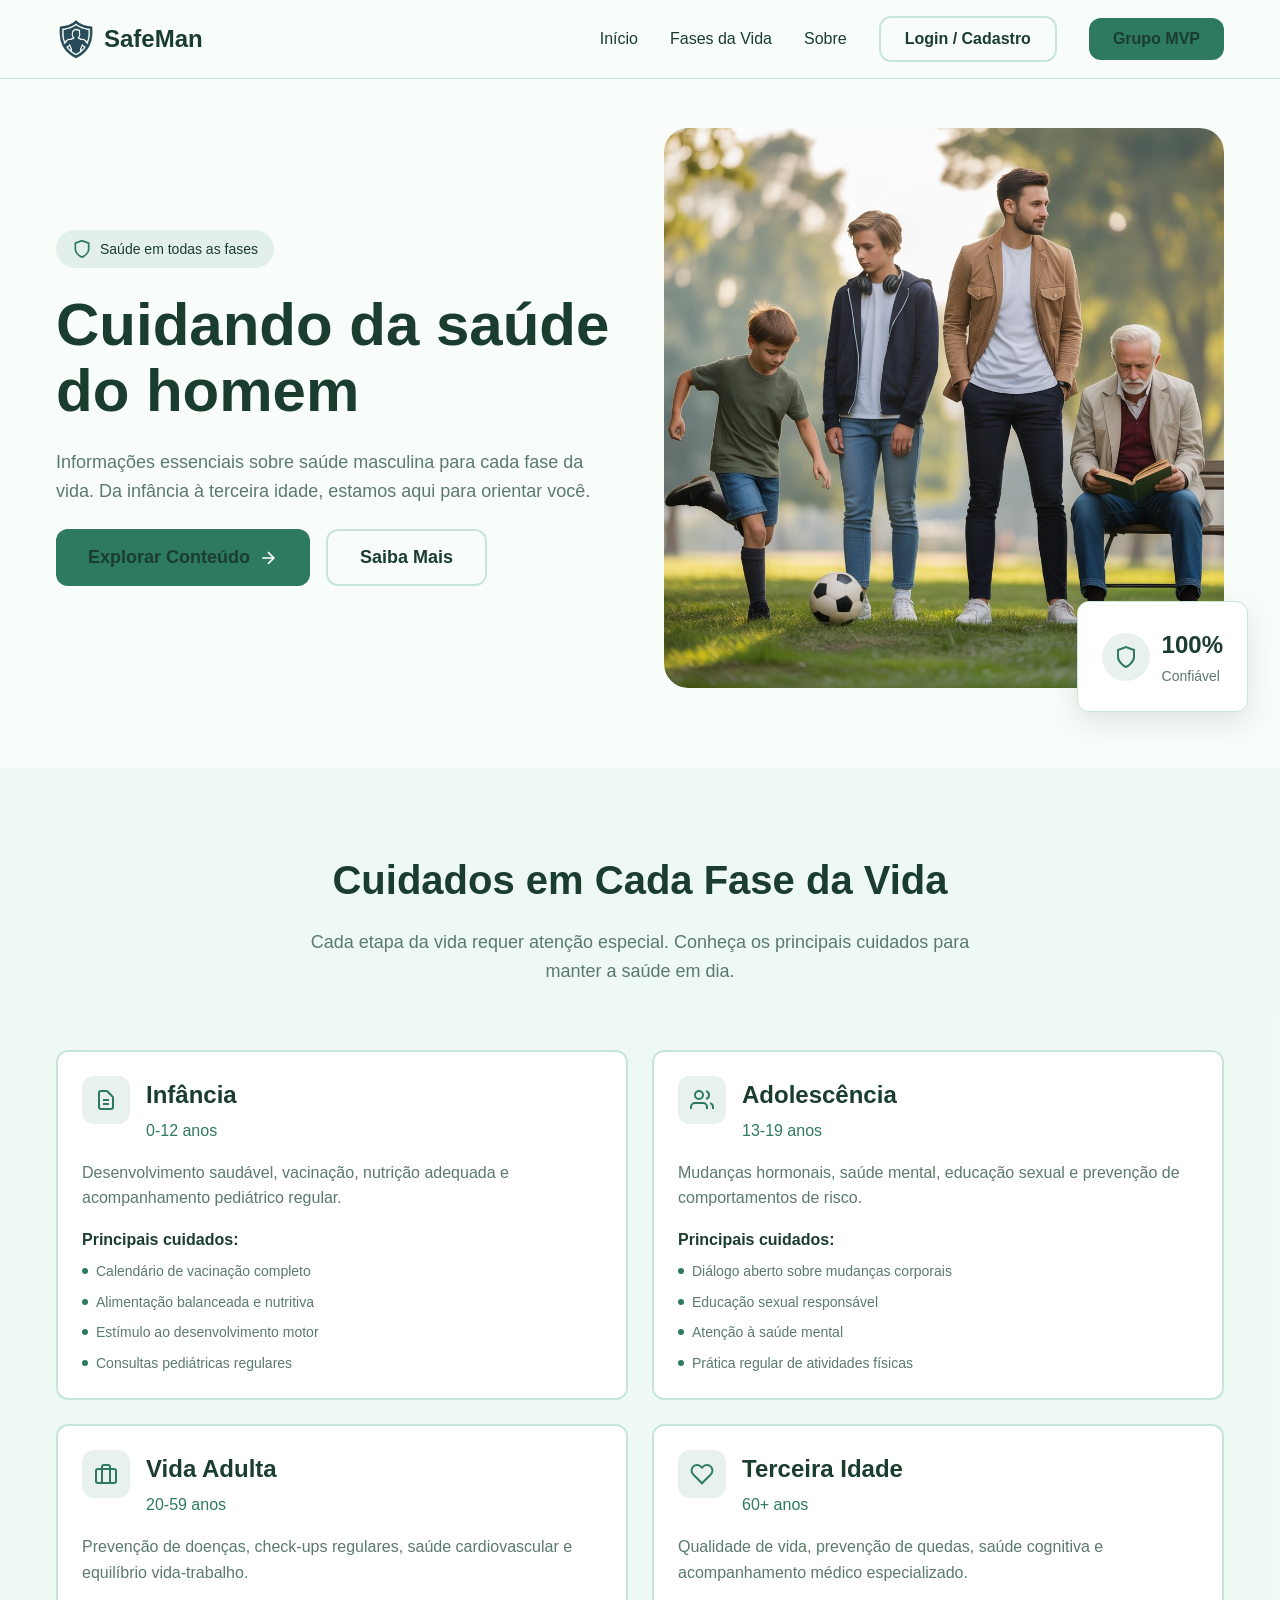
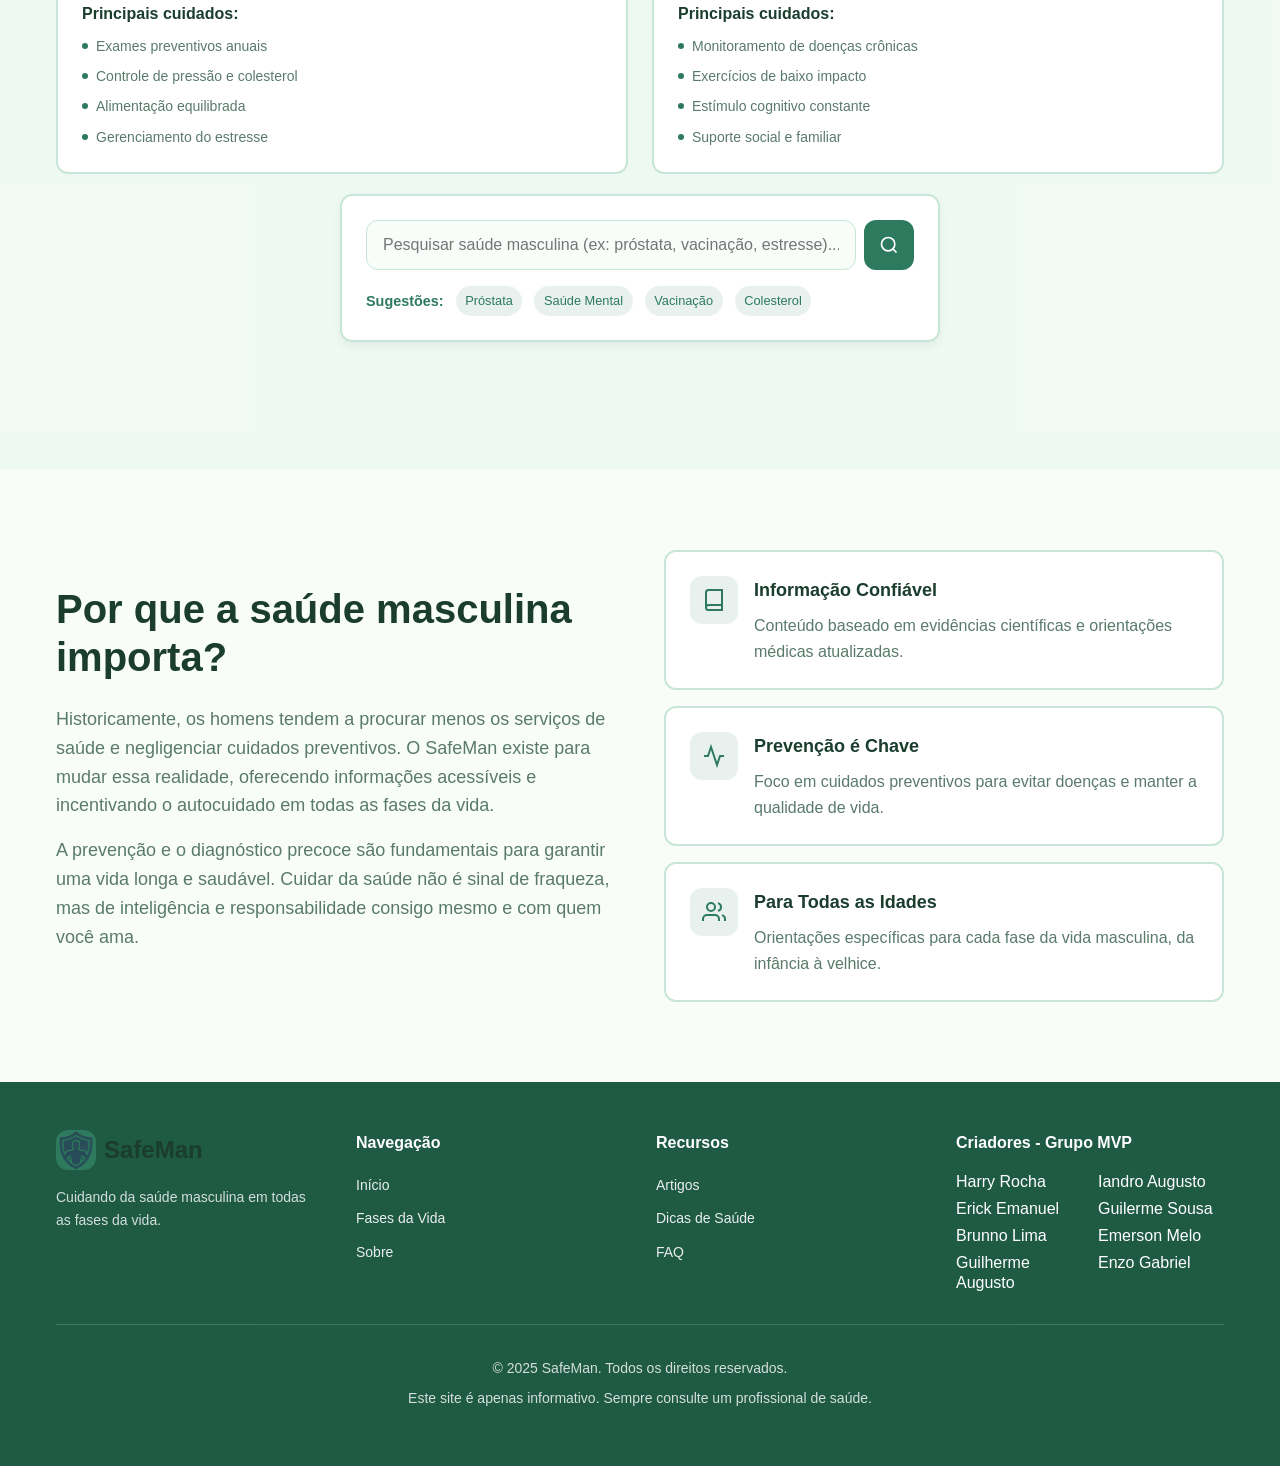
<file: index.html>
<!DOCTYPE html>
<html lang="pt-BR">
<head>
    <meta charset="UTF-8">
    <meta name="viewport" content="width=device-width, initial-scale=1.0">
    <title>SafeMan - Saúde Masculina em Todas as Fases</title>
    <link rel="stylesheet" href="styles.css">
</head>
<body>
    <header class="header" id="header">
        <div class="container">
            <div class="header-content">
                <div class="logo">
                    <img class="logo-icon" src="Assets/logo1.png"></img>
                    <span class="logo-text">SafeMan</span>
                </div>

                 <nav class="nav-desktop">
                    <a href="#inicio" class="nav-link">Início</a>
                    <a href="#fases" class="nav-link">Fases da Vida</a>
                    <a href="#sobre" class="nav-link">Sobre</a>
                    <button class="btn btn-primary"><a href="#footer" class="nav-link">Grupo MVP</a></button>
                </nav>

                 <button class="menu-toggle" id="menuToggle" aria-label="Toggle menu">
                    <span class="menu-icon"></span>
                </button>
            </div>

            <nav class="nav-mobile" id="navMobile">
                <a href="#inicio" class="nav-link">Início</a>
                <a href="#fases" class="nav-link">Fases da Vida</a>
                <a href="#sobre" class="nav-link">Sobre</a>
                <button class="btn btn-primary"><a href="#footer" class="nav-link">Grupo MVP</a></button>
            </nav>
        </div>
    </header>

    <main>
         <section id="inicio" class="hero">
            <div class="container">
                <div class="hero-grid">
                    <div class="hero-content">
                        <div class="badge">
                            <svg class="icon" viewBox="0 0 24 24" fill="none" stroke="currentColor" stroke-width="2">
                                <path d="M12 22s8-4 8-10V5l-8-3-8 3v7c0 6 8 10 8 10z"/>
                            </svg>
                            <span>Saúde em todas as fases</span>
                        </div>

                        <h1 class="hero-title">Cuidando da saúde do homem</h1>

                        <p class="hero-description">
                            Informações essenciais sobre saúde masculina para cada fase da vida. Da infância à terceira idade, estamos aqui para orientar você.
                        </p>

                        <div class="hero-buttons">
                            <button class="btn btn-primary btn-lg">
                                <a href="#fases" class="nav-link">Explorar Conteúdo</a>
                                <svg class="icon" viewBox="0 0 24 24" fill="none" stroke="currentColor" stroke-width="2">
                                    <path d="M5 12h14M12 5l7 7-7 7"/>
                                </svg>
                            </button>
                            <button class="btn btn-outline btn-lg"><a href="#sobre" class="nav-link">Saiba Mais</a></button>
                        </div>
                    </div>

                    <div class="hero-image-wrapper">
                        <div class="hero-image">
                            <img src="Assets/imginicio.jpg" alt="Homem saudável">
                        </div>
                        <div class="hero-badge">
                            <div class="badge-icon">
                                <svg class="icon" viewBox="0 0 24 24" fill="none" stroke="currentColor" stroke-width="2">
                                    <path d="M12 22s8-4 8-10V5l-8-3-8 3v7c0 6 8 10 8 10z"/>
                                </svg>
                            </div>
                            <div>
                                <p class="badge-number">100%</p>
                                <p class="badge-text">Confiável</p>
                            </div>
                        </div>
                    </div>
                </div>
            </div>
        </section>

          <section id="fases" class="life-stages">
            <div class="container">
                <div class="section-header">
                    <h2 class="section-title">Cuidados em Cada Fase da Vida</h2>
                    <p class="section-description">
                        Cada etapa da vida requer atenção especial. Conheça os principais cuidados para manter a saúde em dia.
                    </p>
                </div>

                <div class="stages-grid">
                    <a href="infancia.html" class="link-card">
                     <div class="stage-card">
                        <div class="card-header">
                            <div class="card-icon">
                                <svg class="icon" viewBox="0 0 24 24" fill="none" stroke="currentColor" stroke-width="2">
                                    <path d="M9 12h6m-6 4h6m2 5H7a2 2 0 01-2-2V5a2 2 0 012-2h5.586a1 1 0 01.707.293l5.414 5.414a1 1 0 01.293.707V19a2 2 0 01-2 2z"/>
                                </svg>
                            </div>
                            <div>
                                <h3 class="card-title">Infância</h3>
                                <p class="card-age">0-12 anos</p>
                            </div>
                        </div>
                        <div class="card-content">
                            <p class="card-description">
                                Desenvolvimento saudável, vacinação, nutrição adequada e acompanhamento pediátrico regular.
                            </p>
                            <div class="card-tips">
                                <p class="tips-title">Principais cuidados:</p>
                                <ul class="tips-list">
                                    <li>Calendário de vacinação completo</li>
                                    <li>Alimentação balanceada e nutritiva</li>
                                    <li>Estímulo ao desenvolvimento motor</li>
                                    <li>Consultas pediátricas regulares</li>
                                </ul>
                            </div>
                        </div>
                    </div>
                                            </a>
                                            
                     <a href="adolescencia.html" class="link-card">
                    <div class="stage-card">
                        <div class="card-header">
                            <div class="card-icon">
                                <svg class="icon" viewBox="0 0 24 24" fill="none" stroke="currentColor" stroke-width="2">
                                    <path d="M17 21v-2a4 4 0 00-4-4H5a4 4 0 00-4 4v2M23 21v-2a4 4 0 00-3-3.87m-4-12a4 4 0 010 7.75"/>
                                    <circle cx="9" cy="7" r="4"/>
                                </svg>
                            </div>
                            <div>
                                <h3 class="card-title">Adolescência</h3>
                                <p class="card-age">13-19 anos</p>
                            </div>
                        </div>
                        <div class="card-content">
                            <p class="card-description">
                                Mudanças hormonais, saúde mental, educação sexual e prevenção de comportamentos de risco.
                            </p>
                            <div class="card-tips">
                                <p class="tips-title">Principais cuidados:</p>
                                <ul class="tips-list">
                                    <li>Diálogo aberto sobre mudanças corporais</li>
                                    <li>Educação sexual responsável</li>
                                    <li>Atenção à saúde mental</li>
                                    <li>Prática regular de atividades físicas</li>
                                </ul>
                            </div>
                        </div>
                    </div>
                </a>

                     <a href="adulto.html" class="link-card">
                    <div class="stage-card">
                        <div class="card-header">
                            <div class="card-icon">
                                <svg class="icon" viewBox="0 0 24 24" fill="none" stroke="currentColor" stroke-width="2">
                                    <rect x="2" y="7" width="20" height="14" rx="2" ry="2"/>
                                    <path d="M16 21V5a2 2 2 00-2-2h-4a2 2 0 00-2 2v16"/>
                                </svg>
                            </div>
                            <div>
                                <h3 class="card-title">Vida Adulta</h3>
                                <p class="card-age">20-59 anos</p>
                            </div>
                        </div>
                        <div class="card-content">
                            <p class="card-description">
                                Prevenção de doenças, check-ups regulares, saúde cardiovascular e equilíbrio vida-trabalho.
                            </p>
                            <div class="card-tips">
                                <p class="tips-title">Principais cuidados:</p>
                                <ul class="tips-list">
                                    <li>Exames preventivos anuais</li>
                                    <li>Controle de pressão e colesterol</li>
                                    <li>Alimentação equilibrada</li>
                                    <li>Gerenciamento do estresse</li>
                                </ul>
                            </div>
                        </div>
                    </div>
                </a>

                     <a href="idoso.html" class="link-card">
                    <div class="stage-card">
                        <div class="card-header">
                            <div class="card-icon">
                                <svg class="icon" viewBox="0 0 24 24" fill="none" stroke="currentColor" stroke-width="2">
                                    <path d="M20.84 4.61a5.5 5.5 0 00-7.78 0L12 5.67l-1.06-1.06a5.5 5.5 0 00-7.78 7.78l1.06 1.06L12 21.23l7.78-7.78 1.06-1.06a5.5 5.5 0 000-7.78z"/>
                                </svg>
                            </div>
                            <div>
                                <h3 class="card-title">Terceira Idade</h3>
                                <p class="card-age">60+ anos</p>
                            </div>
                        </div>
                        <div class="card-content">
                            <p class="card-description">
                                Qualidade de vida, prevenção de quedas, saúde cognitiva e acompanhamento médico especializado.
                            </p>
                            <div class="card-tips">
                                <p class="tips-title">Principais cuidados:</p>
                                <ul class="tips-list">
                                    <li>Monitoramento de doenças crônicas</li>
                                    <li>Exercícios de baixo impacto</li>
                                    <li>Estímulo cognitivo constante</li>
                                    <li>Suporte social e familiar</li>
                                </ul>
                            </div>
                        </div>
                    </div>
                </div>
            </div>
        </a>

        <div class="search-box">
    <form id="searchForm" class="search-form">
        <input type="text" id="searchInput" placeholder="Pesquisar saúde masculina (ex: próstata, vacinação, estresse)...">
        <button type="submit" class="btn btn-primary">
            <svg class="icon" viewBox="0 0 24 24" fill="none" stroke="currentColor" stroke-width="2">
                <circle cx="11" cy="11" r="8"></circle>
                <line x1="21" y1="21" x2="16.65" y2="16.65"></line>
            </svg>
        </button>
    </form>
            <div class="search-suggestions">
                <span>Sugestões:</span>
                    <a href="#" class="suggestion-tag" data-term="Próstata">Próstata</a>
                    <a href="#" class="suggestion-tag" data-term="Saúde Mental">Saúde Mental</a>
                    <a href="#" class="suggestion-tag" data-term="Vacinação">Vacinação</a>
                    <a href="#" class="suggestion-tag" data-term="Colesterol">Colesterol</a>
             </div>
        </div>
        
        </section>
    
         <section id="sobre" class="about">
            <div class="container">
                <div class="about-grid">
                    <div class="about-content">
                        <h2 class="about-title">Por que a saúde masculina importa?</h2>
                        <p class="about-text">
                            Historicamente, os homens tendem a procurar menos os serviços de saúde e negligenciar cuidados preventivos. O SafeMan existe para mudar essa realidade, oferecendo informações acessíveis e incentivando o autocuidado em todas as fases da vida.
                        </p>
                        <p class="about-text">
                            A prevenção e o diagnóstico precoce são fundamentais para garantir uma vida longa e saudável. Cuidar da saúde não é sinal de fraqueza, mas de inteligência e responsabilidade consigo mesmo e com quem você ama.
                        </p>
                    </div>

                    <div class="features">
                         <div class="feature-card">
                            <div class="feature-icon">
                                <svg class="icon" viewBox="0 0 24 24" fill="none" stroke="currentColor" stroke-width="2">
                                    <path d="M4 19.5A2.5 2.5 0 016.5 17H20"/>
                                    <path d="M6.5 2H20v20H6.5A2.5 2.5 0 014 19.5v-15A2.5 2.5 0 016.5 2z"/>
                                </svg>
                            </div>
                            <div>
                                <h3 class="feature-title">Informação Confiável</h3>
                                <p class="feature-description">
                                    Conteúdo baseado em evidências científicas e orientações médicas atualizadas.
                                </p>
                            </div>
                        </div>

                         <div class="feature-card">
                            <div class="feature-icon">
                                <svg class="icon" viewBox="0 0 24 24" fill="none" stroke="currentColor" stroke-width="2">
                                    <polyline points="22 12 18 12 15 21 9 3 6 12 2 12"/>
                                </svg>
                            </div>
                            <div>
                                <h3 class="feature-title">Prevenção é Chave</h3>
                                <p class="feature-description">
                                    Foco em cuidados preventivos para evitar doenças e manter a qualidade de vida.
                                </p>
                            </div>
                        </div>

                         <div class="feature-card">
                            <div class="feature-icon">
                                <svg class="icon" viewBox="0 0 24 24" fill="none" stroke="currentColor" stroke-width="2">
                                    <path d="M17 21v-2a4 4 0 00-4-4H5a4 4 0 00-4 4v2"/>
                                    <circle cx="9" cy="7" r="4"/>
                                    <path d="M23 21v-2a4 4 0 00-3-3.87M16 3.13a4 4 0 010 7.75"/>
                                </svg>
                            </div>
                            <div>
                                <h3 class="feature-title">Para Todas as Idades</h3>
                                <p class="feature-description">
                                    Orientações específicas para cada fase da vida masculina, da infância à velhice.
                                </p>
                            </div>
                        </div>
                    </div>
                </div>
            </div>
        </section>
    </main>

     <footer class="footer" id="footer">
        <div class="container">
            <div class="footer-grid">
                <div class="footer-brand">
                    <div class="logo">
                        <img class="logo-icon" src="Assets/logo1.png">
                        <span class="logo-text">SafeMan</span>
                    </div>
                    <p class="footer-description">
                        Cuidando da saúde masculina em todas as fases da vida.
                    </p>
                </div>

                <div class="footer-links">
                    <h4 class="footer-heading">Navegação</h4>
                    <ul>
                        <li><a href="#inicio">Início</a></li>
                        <li><a href="#fases">Fases da Vida</a></li>
                        <li><a href="#sobre">Sobre</a></li>
                    </ul>
                </div>

                <div class="footer-links">
                    <h4 class="footer-heading">Recursos</h4>
                    <ul>
                        <li><a href="#">Artigos</a></li>
                        <li><a href="#">Dicas de Saúde</a></li>
                        <li><a href="#">FAQ</a></li>
                    </ul>
                </div>

                <div class="footer-links">
                    <h4 class="footer-heading">Criadores - Grupo MVP</h4>
                    <ul class="list-2-cols">
                        <li>Harry Rocha</li>
                        <li>Iandro Augusto</li>
                        <li>Erick Emanuel</li>
                        <li>Guilerme Sousa</li>
                        <li>Brunno Lima</li>
                        <li>Emerson Melo</li>
                        <li>Guilherme Augusto</li>
                        <li>Enzo Gabriel</li>
                    </ul>
                </div>
            </div>

            <div class="footer-bottom">
                <p>© 2025 SafeMan. Todos os direitos reservados.</p>
                <p>Este site é apenas informativo. Sempre consulte um profissional de saúde.</p>
            </div>
        </div>
    </footer>

    <div id="authModalOverlay" class="modal-overlay">
        <div class="modal-content">
            <button class="modal-close" id="closeAuthModal">&times;</button>
            <h2 class="modal-title" id="authTitle">Login</h2>

            <p class="error-message" id="authErrorMessage"></p>

            <form class="auth-form" id="loginForm">
                <div class="input-group">
                    <label for="loginEmail">E-mail</label>
                    <input type="email" id="loginEmail" required>
                </div>
                <div class="input-group">
                    <label for="loginPassword">Senha</label>
                    <input type="password" id="loginPassword" required>
                </div>
                <button type="submit" class="btn btn-primary btn-full">Entrar</button>
            </form>

            <form class="auth-form" id="registerForm" style="display: none;">
                <div class="input-group">
                    <label for="registerName">Nome Completo</label>
                    <input type="text" id="registerName" required>
                </div>
                <div class="input-group">
                    <label for="registerEmail">E-mail</label>
                    <input type="email" id="registerEmail" required>
                </div>
                <div class="input-group">
                    <label for="registerPassword">Criar Senha</label>
                    <input type="password" id="registerPassword" required>
                </div>
                <button type="submit" class="btn btn-primary btn-full">Cadastrar</button>
            </form>

            <div class="switch-auth">
                <span id="switchText">Não tem conta? <a href="#" id="switchToRegister">Cadastre-se</a></span>
            </div>
        </div>
    </div>
    
    <script src="main.js"></script>
</body>
</html>
</file>
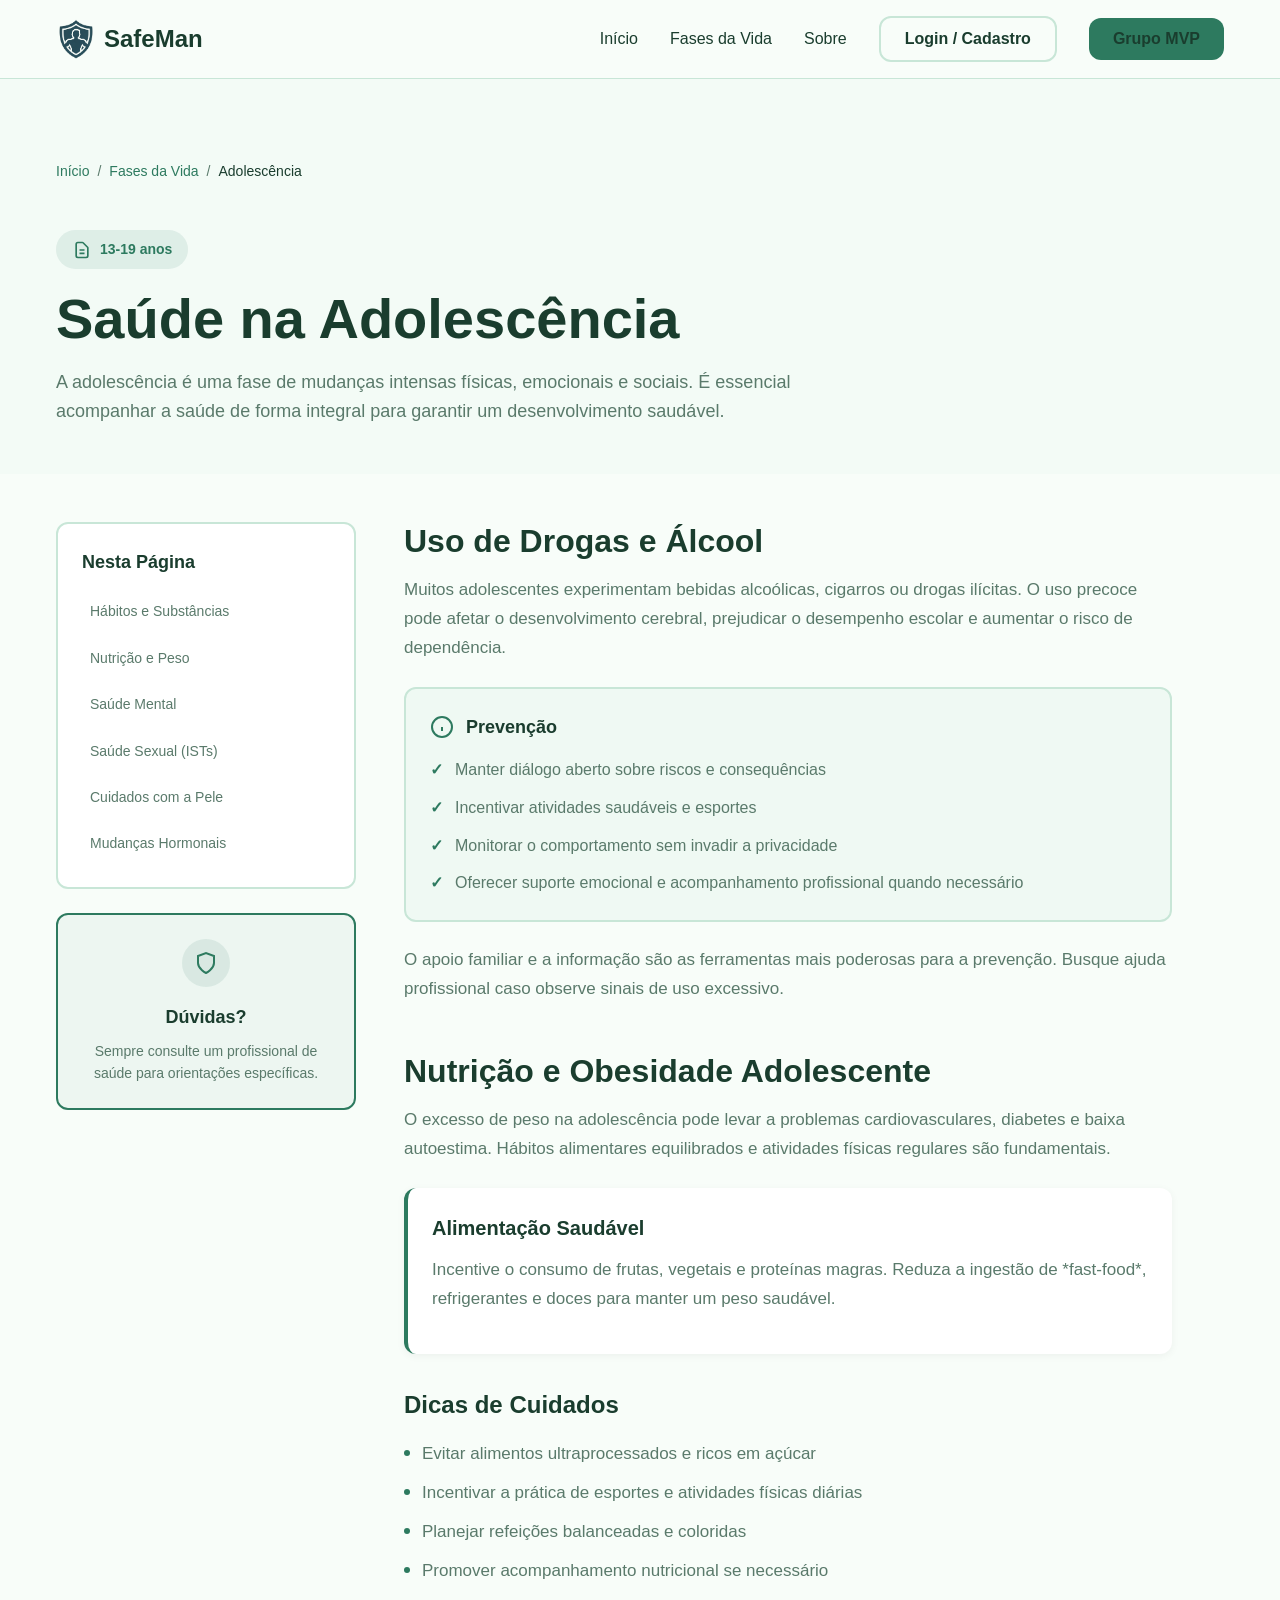
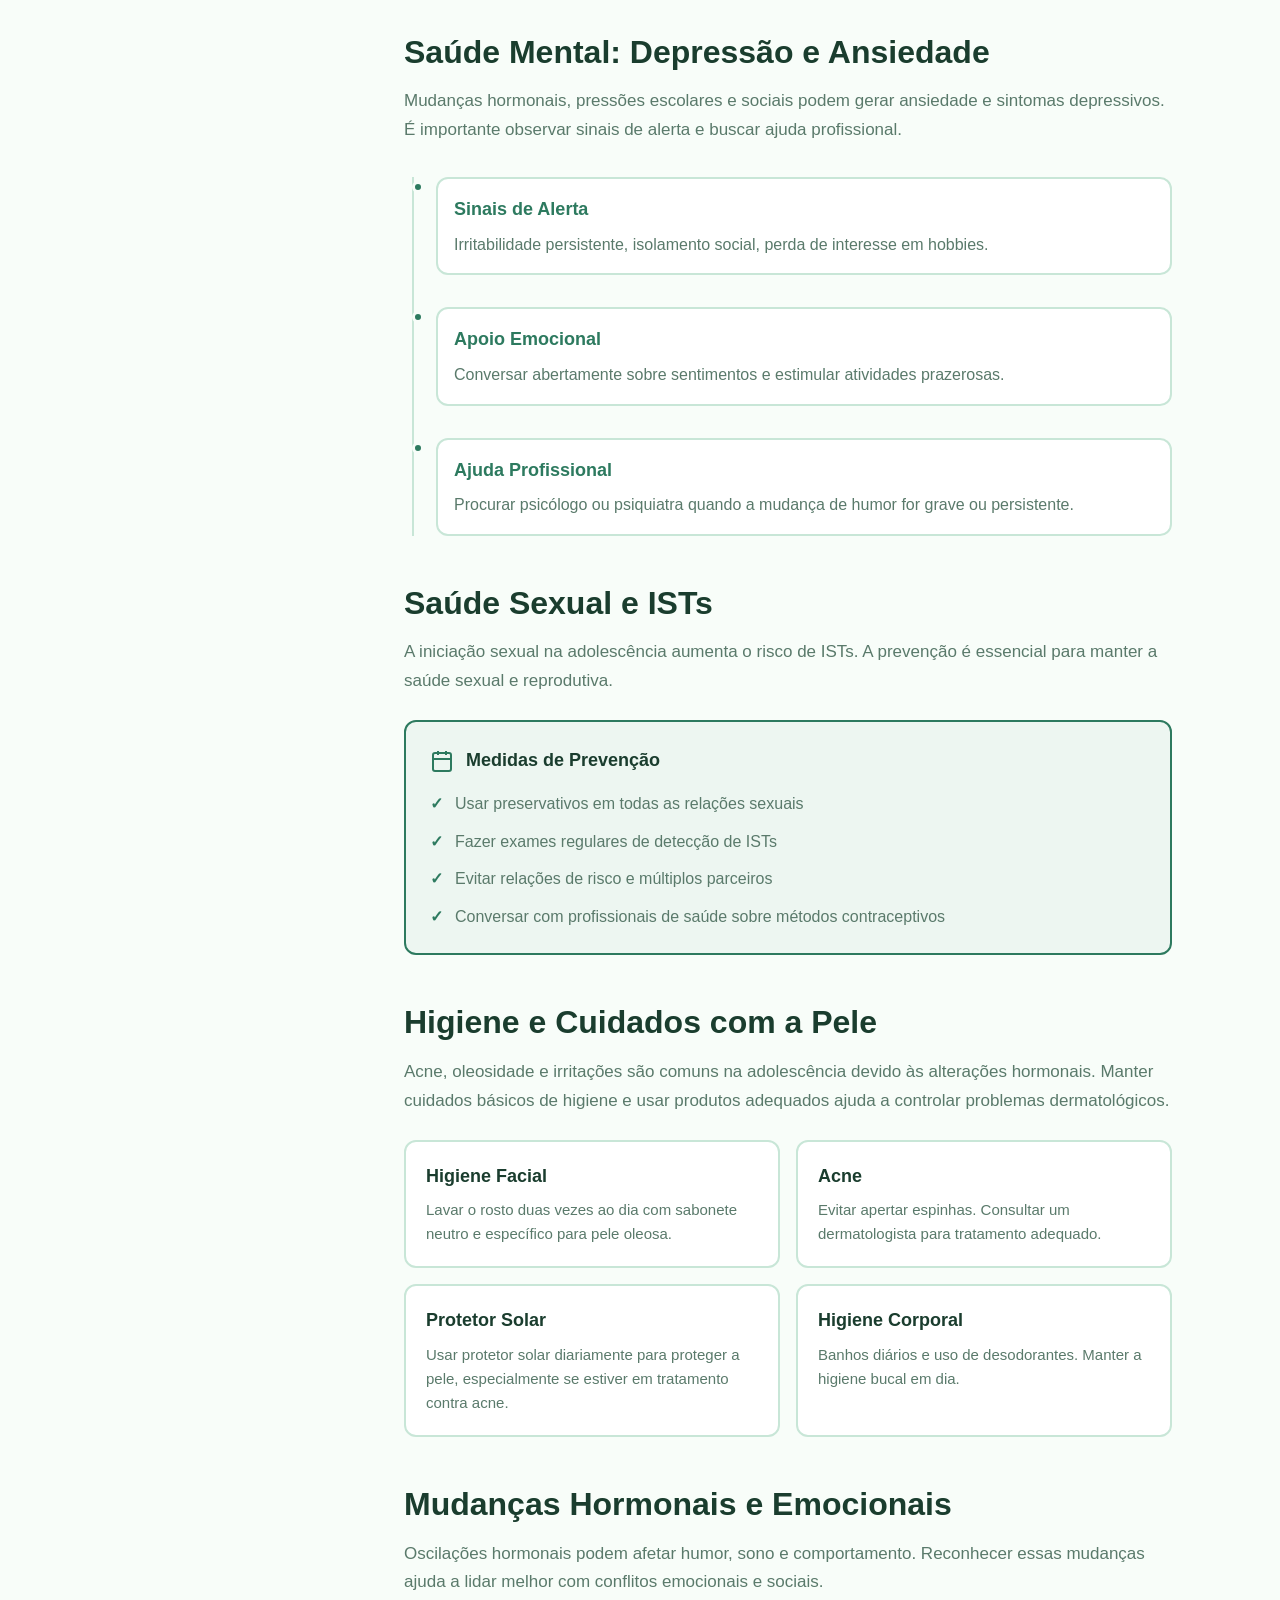
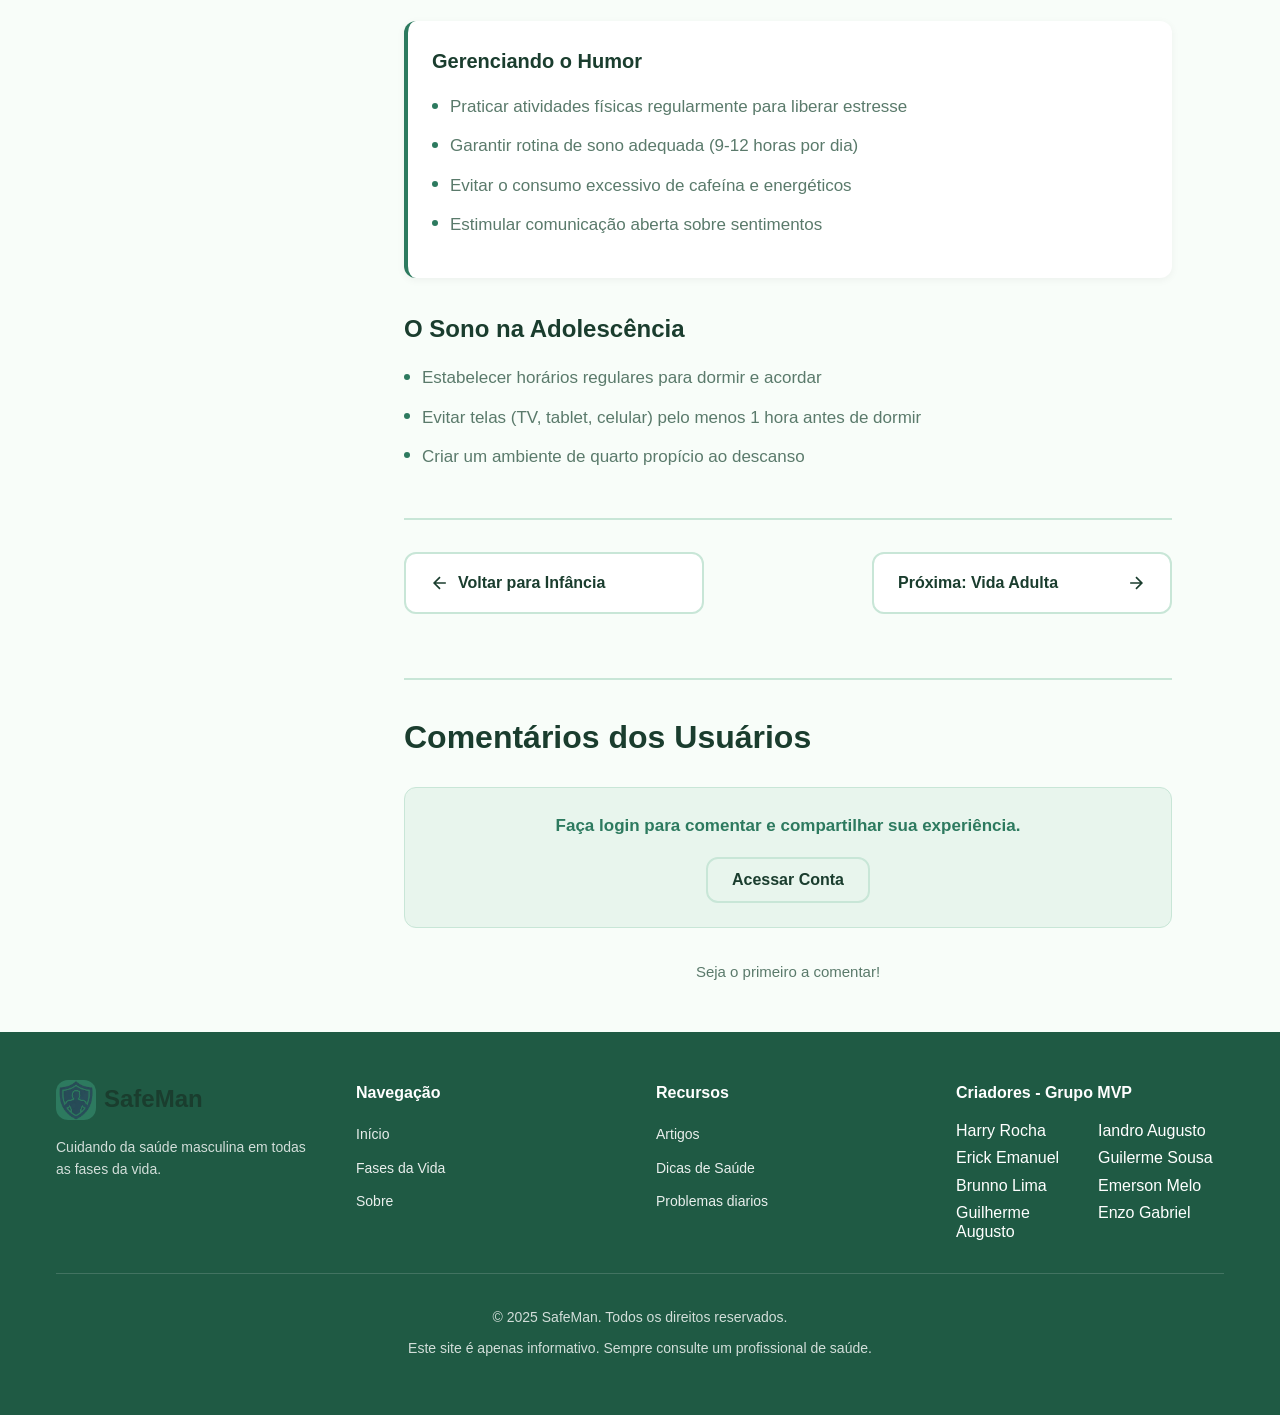
<file: adolescencia.html>
<!DOCTYPE html>
<html lang="pt-BR">
<head>
    <meta charset="UTF-8">
    <meta name="viewport" content="width=device-width, initial-scale=1.0">
    <title>Adolescência - SafeMan</title>
    <link rel="stylesheet" href="styles.css">
</head>
<body>
     
    <header class="header" id="header">
        <div class="container">
            <div class="header-content">
                <a href="index.html" class="nav-link">
                    <img src ="Assets/logo1.png" class="logo-icon"></img>
                    <span class="logo-text">SafeMan</span>
                </a>

                
                <nav class="nav-desktop">
                    <a href="index.html#inicio" class="nav-link">Início</a>
                    <a href="index.html#fases" class="nav-link">Fases da Vida</a>
                    <a href="index.html#sobre" class="nav-link">Sobre</a>
                    <button class="btn btn-primary"><a href="#footer" class="nav-link">Grupo MVP</a></button>
                </nav>

                 
                <button class="menu-toggle" id="menuToggle" aria-label="Toggle menu">
                    <span class="menu-icon"></span>
                </button>
            </div>

           
            <nav class="nav-mobile" id="navMobile">
                <a href="index.html#inicio" class="nav-link">Início</a>
                <a href="index.html#fases" class="nav-link">Fases da Vida</a>
                <a href="index.html#sobre" class="nav-link">Sobre</a>
                <button class="btn btn-primary"><a href="#footer" class="nav-link">Grupo MVP</a></button>
            </nav>
        </div>
    </header>

    <main>
        
        <section class="breadcrumb-section">
            <div class="container">
                <nav class="breadcrumb">
                    <a href="index.html">Início</a>
                    <span class="breadcrumb-separator">/</span>
                    <a href="index.html#fases">Fases da Vida</a>
                    <span class="breadcrumb-separator">/</span>
                    <span class="breadcrumb-current">Adolescência</span>
                </nav>
            </div>
        </section>

         
        <section class="content-hero">
            <div class="container">
                <div class="content-hero-badge">
                    <svg class="icon" viewBox="0 0 24 24" fill="none" stroke="currentColor" stroke-width="2">
                        <path d="M9 12h6m-6 4h6m2 5H7a2 2 0 01-2-2V5a2 2 0 012-2h5.586a1 1 0 01.707.293l5.414 5.414a1 1 0 01.293.707V19a2 2 0 01-2 2z"/>
                    </svg>
                    <span>13-19 anos</span>
                </div>
                <h1 class="content-hero-title">Saúde na Adolescência</h1>
                <p class="content-hero-description">
                    A adolescência é uma fase de mudanças intensas físicas, emocionais e sociais. É essencial acompanhar a saúde de forma integral para garantir um desenvolvimento saudável.
                </p>
            </div>
        </section>

  
        <section class="content-main">
            <div class="container">
                <div class="content-layout">
                    
                    <aside class="content-sidebar">
                        <div class="sidebar-card">
                            <h3 class="sidebar-title">Nesta Página</h3>
                            <nav class="sidebar-nav">
                                <a href="#vacinacao" class="sidebar-link">Hábitos e Substâncias</a>
                                <a href="#nutricao" class="sidebar-link">Nutrição e Peso</a>
                                <a href="#desenvolvimento" class="sidebar-link">Saúde Mental</a>
                                <a href="#consultas" class="sidebar-link">Saúde Sexual (ISTs)</a>
                                <a href="#higiene" class="sidebar-link">Cuidados com a Pele</a>
                                <a href="#sono" class="sidebar-link">Mudanças Hormonais</a>
                            </nav>
                        </div>

                        <div class="sidebar-card sidebar-cta">
                            <div class="sidebar-cta-icon">
                                <svg class="icon" viewBox="0 0 24 24" fill="none" stroke="currentColor" stroke-width="2">
                                    <path d="M12 22s8-4 8-10V5l-8-3-8 3v7c0 6 8 10 8 10z"/>
                                </svg>
                            </div>
                            <h4 class="sidebar-cta-title">Dúvidas?</h4>
                            <p class="sidebar-cta-text">Sempre consulte um profissional de saúde para orientações específicas.</p>
                        </div>
                    </aside>

                   
                    <article class="content-article">
                        
                        <section id="vacinacao" class="article-section">
                            <h2 class="article-heading">Uso de Drogas e Álcool</h2>
                            <p class="article-text">
                                Muitos adolescentes experimentam bebidas alcoólicas, cigarros ou drogas ilícitas. O uso precoce pode afetar o desenvolvimento cerebral, prejudicar o desempenho escolar e aumentar o risco de dependência.
                            </p>
                            
                            <div class="info-box">
                                <div class="info-box-header">
                                    <svg class="icon" viewBox="0 0 24 24" fill="none" stroke="currentColor" stroke-width="2">
                                        <circle cx="12" cy="12" r="10"/>
                                        <path d="M12 16v-4M12 8h.01"/>
                                    </svg>
                                    <h3>Prevenção</h3>
                                </div>
                                <ul class="info-list">
                                    <li>Manter diálogo aberto sobre riscos e consequências</li>
                                    <li>Incentivar atividades saudáveis e esportes</li>
                                    <li>Monitorar o comportamento sem invadir a privacidade</li>
                                    <li>Oferecer suporte emocional e acompanhamento profissional quando necessário</li>
                                </ul>
                            </div>

                            <p class="article-text">
                                O apoio familiar e a informação são as ferramentas mais poderosas para a prevenção. Busque ajuda profissional caso observe sinais de uso excessivo.
                            </p>
                        </section>

                        
                        <section id="nutricao" class="article-section">
                            <h2 class="article-heading">Nutrição e Obesidade Adolescente</h2>
                            <p class="article-text">
                                O excesso de peso na adolescência pode levar a problemas cardiovasculares, diabetes e baixa autoestima. Hábitos alimentares equilibrados e atividades físicas regulares são fundamentais.
                            </p>

                            <div class="highlight-box">
                                <h3 class="highlight-title">Alimentação Saudável</h3>
                                <p class="article-text">
                                    Incentive o consumo de frutas, vegetais e proteínas magras. Reduza a ingestão de *fast-food*, refrigerantes e doces para manter um peso saudável.
                                </p>
                            </div>

                            <h3 class="article-subheading">Dicas de Cuidados</h3>
                            <ul class="article-list">
                                <li>Evitar alimentos ultraprocessados e ricos em açúcar</li>
                                <li>Incentivar a prática de esportes e atividades físicas diárias</li>
                                <li>Planejar refeições balanceadas e coloridas</li>
                                <li>Promover acompanhamento nutricional se necessário</li>
                            </ul>
                        </section>

                      
                        <section id="desenvolvimento" class="article-section">
                            <h2 class="article-heading">Saúde Mental: Depressão e Ansiedade</h2>
                            <p class="article-text">
                                Mudanças hormonais, pressões escolares e sociais podem gerar ansiedade e sintomas depressivos. É importante observar sinais de alerta e buscar ajuda profissional.
                            </p>

                            <div class="timeline">
                                <div class="timeline-item">
                                    <div class="timeline-marker"></div>
                                    <div class="timeline-content">
                                        <h4 class="timeline-title">Sinais de Alerta</h4>
                                        <p>Irritabilidade persistente, isolamento social, perda de interesse em hobbies.</p>
                                    </div>
                                </div>
                                <div class="timeline-item">
                                    <div class="timeline-marker"></div>
                                    <div class="timeline-content">
                                        <h4 class="timeline-title">Apoio Emocional</h4>
                                        <p>Conversar abertamente sobre sentimentos e estimular atividades prazerosas.</p>
                                    </div>
                                </div>
                                <div class="timeline-item">
                                    <div class="timeline-marker"></div>
                                    <div class="timeline-content">
                                        <h4 class="timeline-title">Ajuda Profissional</h4>
                                        <p>Procurar psicólogo ou psiquiatra quando a mudança de humor for grave ou persistente.</p>
                                    </div>
                                </div>
                            </div>
                        </section>

                       
                        <section id="consultas" class="article-section">
                            <h2 class="article-heading">Saúde Sexual e ISTs</h2>
                            <p class="article-text">
                                A iniciação sexual na adolescência aumenta o risco de ISTs. A prevenção é essencial para manter a saúde sexual e reprodutiva.
                            </p>

                            <div class="info-box info-box-primary">
                                <div class="info-box-header">
                                    <svg class="icon" viewBox="0 0 24 24" fill="none" stroke="currentColor" stroke-width="2">
                                        <rect x="3" y="4" width="18" height="18" rx="2" ry="2"/>
                                        <path d="M16 2v4M8 2v4M3 10h18"/>
                                    </svg>
                                    <h3>Medidas de Prevenção</h3>
                                </div>
                                <ul class="info-list">
                                    <li>Usar preservativos em todas as relações sexuais</li>
                                    <li>Fazer exames regulares de detecção de ISTs</li>
                                    <li>Evitar relações de risco e múltiplos parceiros</li>
                                    <li>Conversar com profissionais de saúde sobre métodos contraceptivos</li>
                                </ul>
                            </div>
                        </section>

                      
                        <section id="higiene" class="article-section">
                            <h2 class="article-heading">Higiene e Cuidados com a Pele</h2>
                            <p class="article-text">
                                Acne, oleosidade e irritações são comuns na adolescência devido às alterações hormonais. Manter cuidados básicos de higiene e usar produtos adequados ajuda a controlar problemas dermatológicos.
                            </p>

                            <div class="grid-2">
                                <div class="card-simple">
                                    <h4 class="card-simple-title">Higiene Facial</h4>
                                    <p>Lavar o rosto duas vezes ao dia com sabonete neutro e específico para pele oleosa.</p>
                                </div>
                                <div class="card-simple">
                                    <h4 class="card-simple-title">Acne</h4>
                                    <p>Evitar apertar espinhas. Consultar um dermatologista para tratamento adequado.</p>
                                </div>
                                <div class="card-simple">
                                    <h4 class="card-simple-title">Protetor Solar</h4>
                                    <p>Usar protetor solar diariamente para proteger a pele, especialmente se estiver em tratamento contra acne.</p>
                                </div>
                                <div class="card-simple">
                                    <h4 class="card-simple-title">Higiene Corporal</h4>
                                    <p>Banhos diários e uso de desodorantes. Manter a higiene bucal em dia.</p>
                                </div>
                            </div>
                        </section>

                    
                        <section id="sono" class="article-section">
                            <h2 class="article-heading">Mudanças Hormonais e Emocionais</h2>
                            <p class="article-text">
                                Oscilações hormonais podem afetar humor, sono e comportamento. Reconhecer essas mudanças ajuda a lidar melhor com conflitos emocionais e sociais.
                            </p>

                            <div class="highlight-box">
                                <h3 class="highlight-title">Gerenciando o Humor</h3>
                                <ul class="article-list">
                                    <li>Praticar atividades físicas regularmente para liberar estresse</li>
                                    <li>Garantir rotina de sono adequada (9-12 horas por dia)</li>
                                    <li>Evitar o consumo excessivo de cafeína e energéticos</li>
                                    <li>Estimular comunicação aberta sobre sentimentos</li>
                                </ul>
                            </div>

                            <h3 class="article-subheading">O Sono na Adolescência</h3>
                            <ul class="article-list">
                                <li>Estabelecer horários regulares para dormir e acordar</li>
                                <li>Evitar telas (TV, tablet, celular) pelo menos 1 hora antes de dormir</li>
                                <li>Criar um ambiente de quarto propício ao descanso</li>
                            </ul>
                        </section>

                        
                        <div class="article-navigation">
                            <a href="infancia.html" class="nav-button nav-button-back">
                                <svg class="icon" viewBox="0 0 24 24" fill="none" stroke="currentColor" stroke-width="2">
                                    <path d="M19 12H5M12 19l-7-7 7-7"/>
                                </svg>
                                Voltar para Infância
                            </a>
                            <a href="adulto.html" class="nav-button nav-button-next">
                                Próxima: Vida Adulta
                                <svg class="icon" viewBox="0 0 24 24" fill="none" stroke="currentColor" stroke-width="2">
                                    <path d="M5 12h14M12 5l7 7-7 7"/>
                                </svg>
                            </a>
                        </div>
                        
                        <section class="comments-section">
                            <h2 class="comments-title">Comentários dos Usuários</h2>
                            
                            <div id="commentFormContainer">
                                <form class="comment-form" id="newCommentForm">
                                    <h3 class="article-subheading" style="margin-top: 0; color: var(--color-primary);">Adicionar Comentário</h3>
                                    <textarea id="commentText" placeholder="Escreva seu comentário sobre o tema (mínimo 5 caracteres)..." required></textarea>
                                    <button type="submit" class="btn btn-primary">Enviar Comentário</button>
                                </form>
                            </div>

                            <div class="comment-list" id="commentList">
                                <p class="article-text" style="text-align: center; color: var(--color-muted-foreground);">Carregando comentários...</p>
                            </div>
                        </section>
                    </article>
                </div>
            </div>
        </section>
    </main>


    <footer class="footer" id="footer">
        <div class="container">
            <div class="footer-grid">
                <div class="footer-brand">
                    <div class="logo">
                        <img class="logo-icon" src="Assets/logo1.png">
                        <span class="logo-text">SafeMan</span>
                    </div>
                    <p class="footer-description">
                        Cuidando da saúde masculina em todas as fases da vida.
                    </p>
                </div>

                <div class="footer-links">
                    <h4 class="footer-heading">Navegação</h4>
                    <ul>
                        <li><a href="#inicio">Início</a></li>
                        <li><a href="#fases">Fases da Vida</a></li>
                        <li><a href="#sobre">Sobre</a></li>
                    </ul>
                </div>

                <div class="footer-links">
                    <h4 class="footer-heading">Recursos</h4>
                    <ul>
                        <li><a href="#">Artigos</a></li>
                        <li><a href="#">Dicas de Saúde</a></li>
                        <li><a href="#">Problemas diarios</a></li>
                    </ul>
                </div>

                <div class="footer-links">
                    <h4 class="footer-heading">Criadores - Grupo MVP</h4>
                    <ul class="list-2-cols">
                        <li>Harry Rocha</li>
                        <li>Iandro Augusto</li>
                        <li>Erick Emanuel</li>
                        <li>Guilerme Sousa</li>
                        <li>Brunno Lima</li>
                        <li>Emerson Melo</li>
                        <li>Guilherme Augusto</li>
                        <li>Enzo Gabriel</li>
                    </ul>
                </div>
            </div>

            <div class="footer-bottom">
                <p>© 2025 SafeMan. Todos os direitos reservados.</p>
                <p>Este site é apenas informativo. Sempre consulte um profissional de saúde.</p>
            </div>
        </div>
    </footer>



    <div id="authModalOverlay" class="modal-overlay">
        <div class="modal-content">
            <button class="modal-close" id="closeAuthModal">&times;</button>
            <h2 class="modal-title" id="authTitle">Login</h2>

            <p class="error-message" id="authErrorMessage"></p>

            <form class="auth-form" id="loginForm">
                <div class="input-group">
                    <label for="loginEmail">E-mail</label>
                    <input type="email" id="loginEmail" required>
                </div>
                <div class="input-group">
                    <label for="loginPassword">Senha</label>
                    <input type="password" id="loginPassword" required>
                </div>
                <button type="submit" class="btn btn-primary btn-full">Entrar</button>
            </form>

            <form class="auth-form" id="registerForm" style="display: none;">
                <div class="input-group">
                    <label for="registerName">Nome Completo</label>
                    <input type="text" id="registerName" required>
                </div>
                <div class="input-group">
                    <label for="registerEmail">E-mail</label>
                    <input type="email" id="registerEmail" required>
                </div>
                <div class="input-group">
                    <label for="registerPassword">Criar Senha</label>
                    <input type="password" id="registerPassword" required>
                </div>
                <button type="submit" class="btn btn-primary btn-full">Cadastrar</button>
            </form>

            <div class="switch-auth">
                <span id="switchText">Não tem conta? <a href="#" id="switchToRegister">Cadastre-se</a></span>
            </div>
        </div>
    </div>
    <script src="main.js"></script>
    <script>
        setupPage('adolescencia'); // pageId única para esta página
    </script>
</body>
</html>
</file>
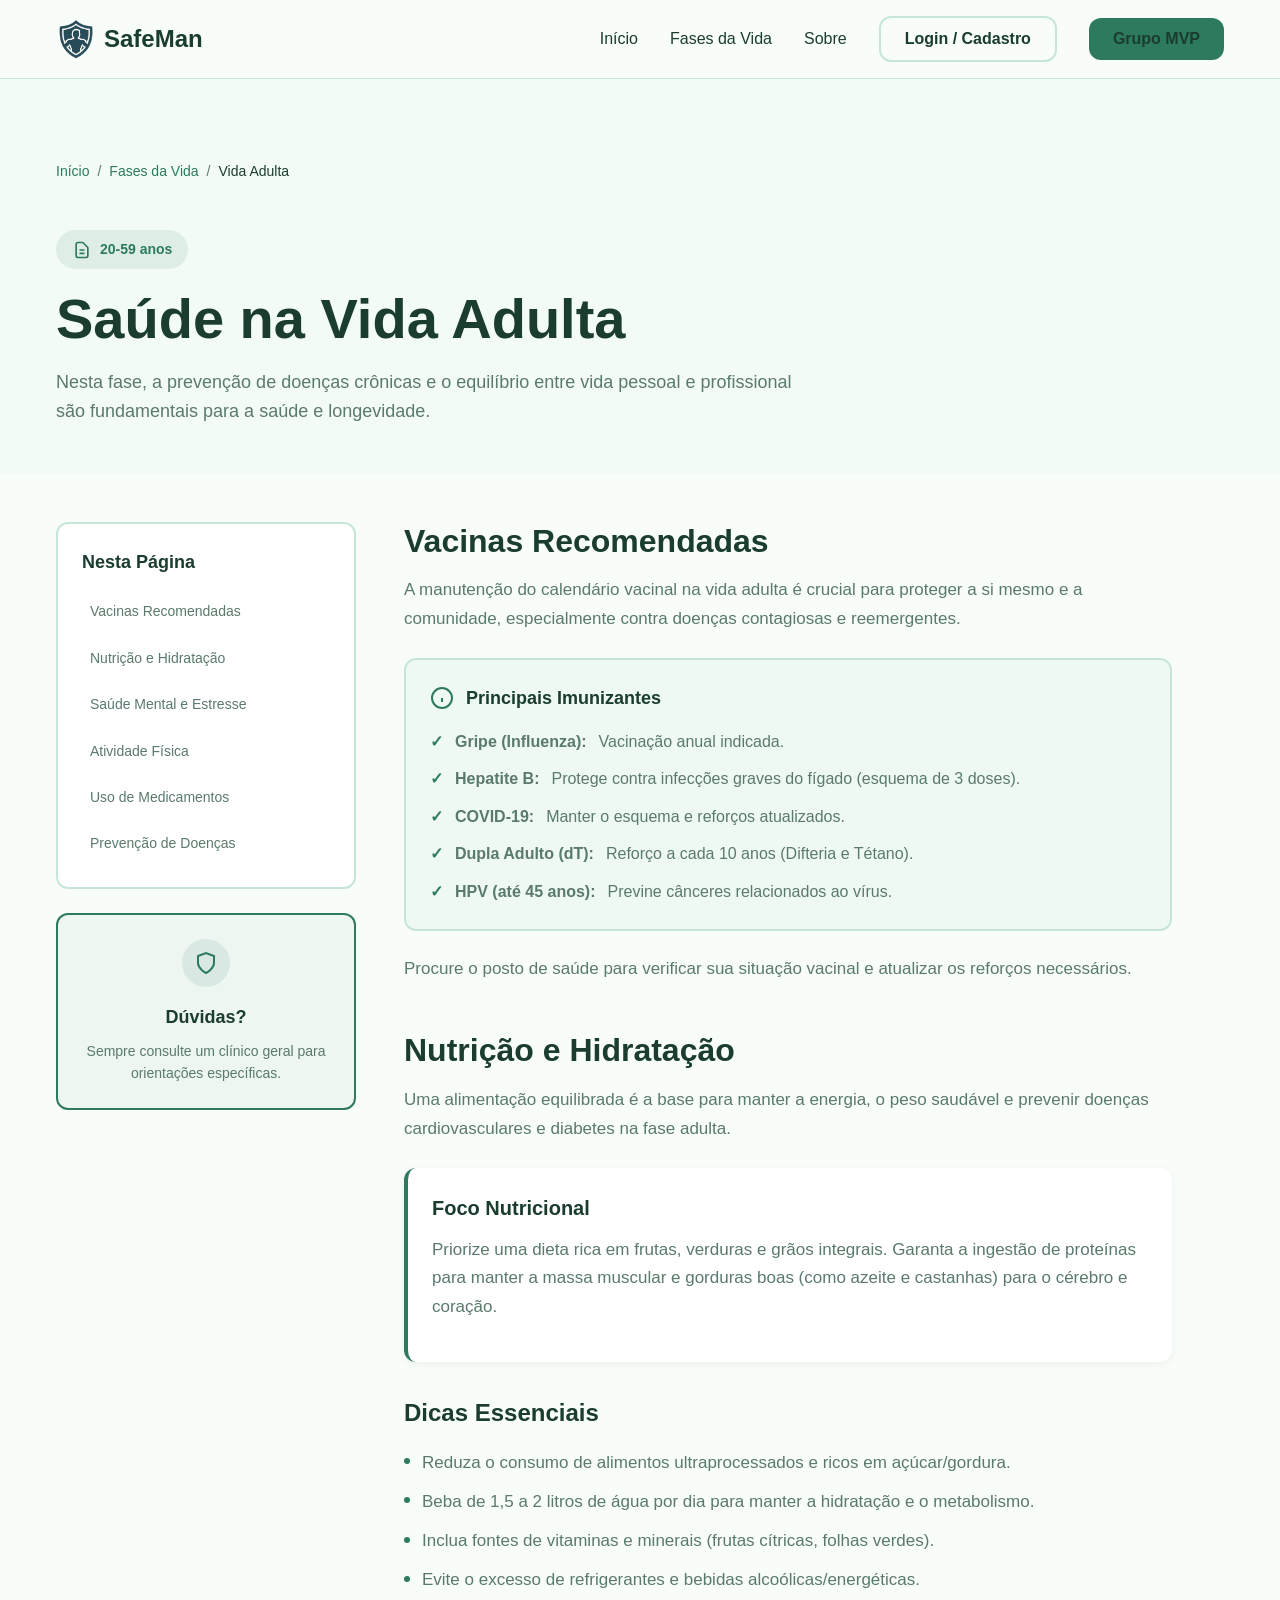
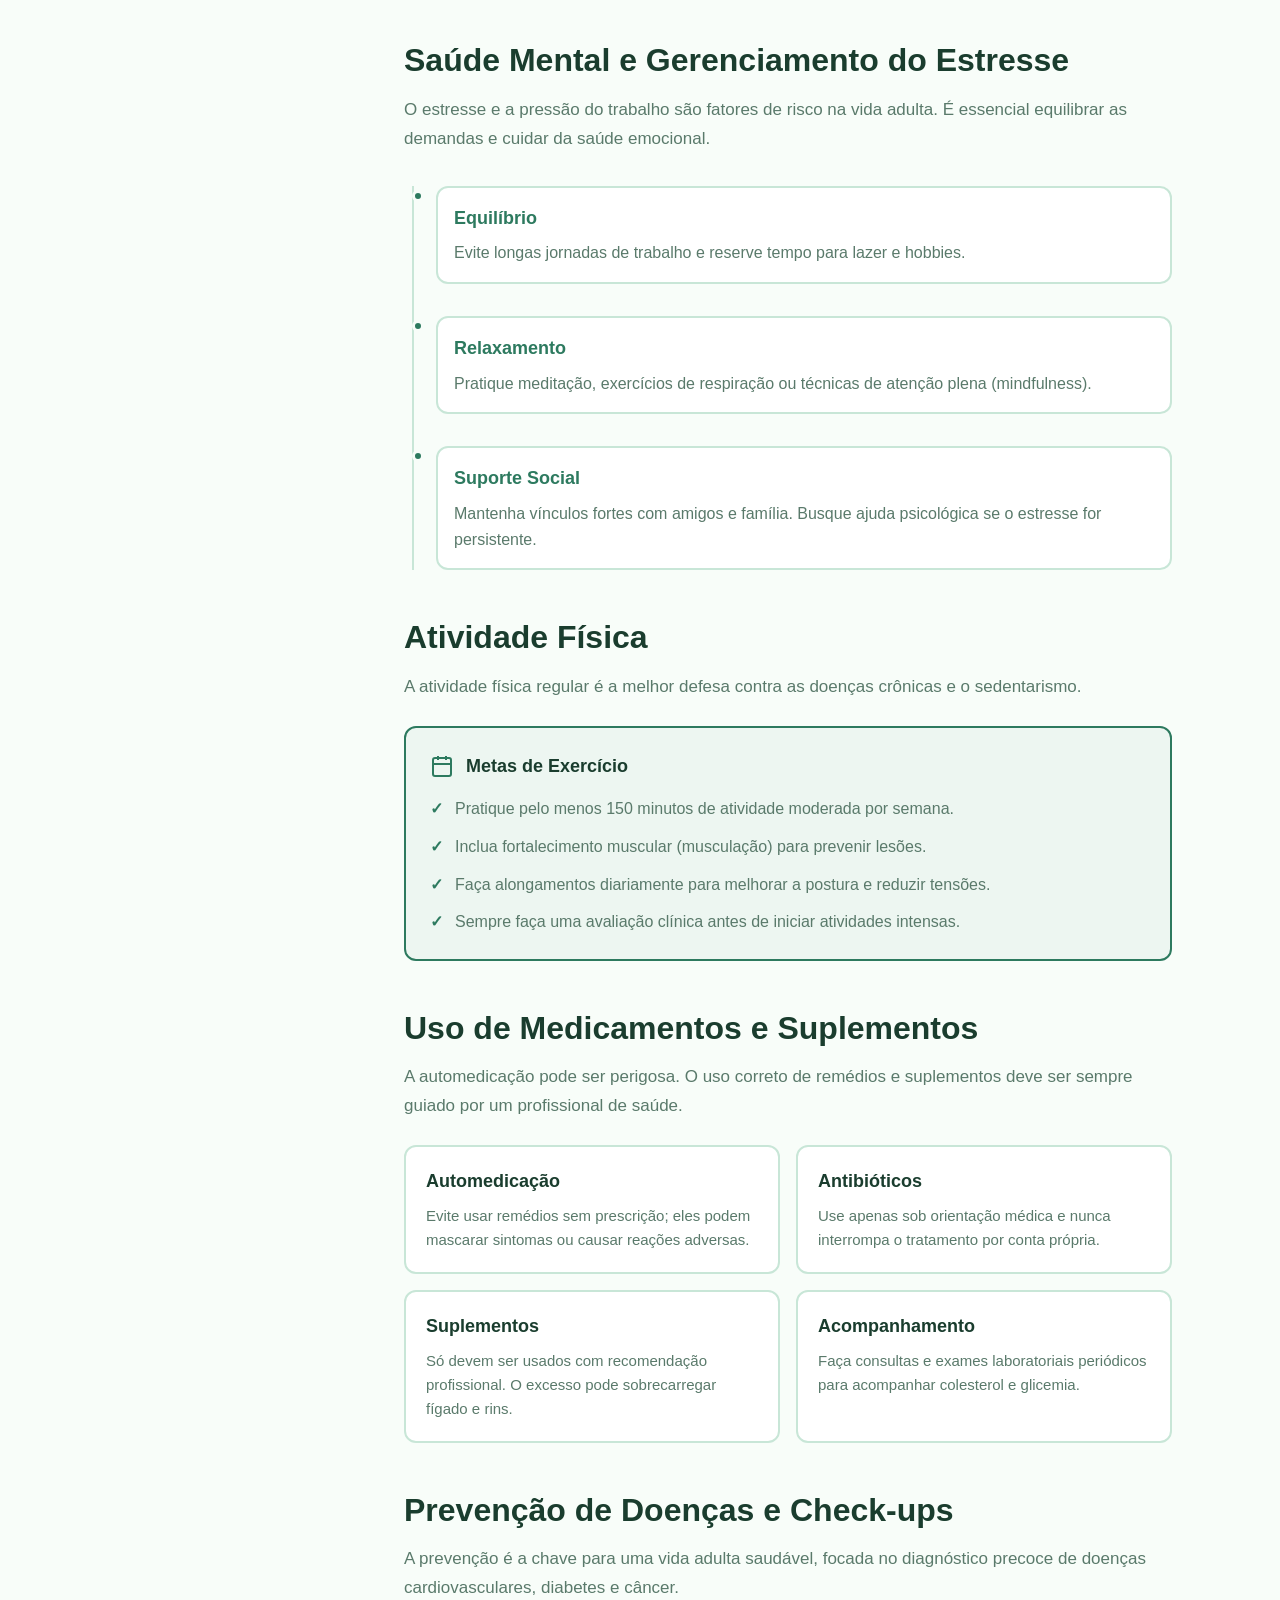
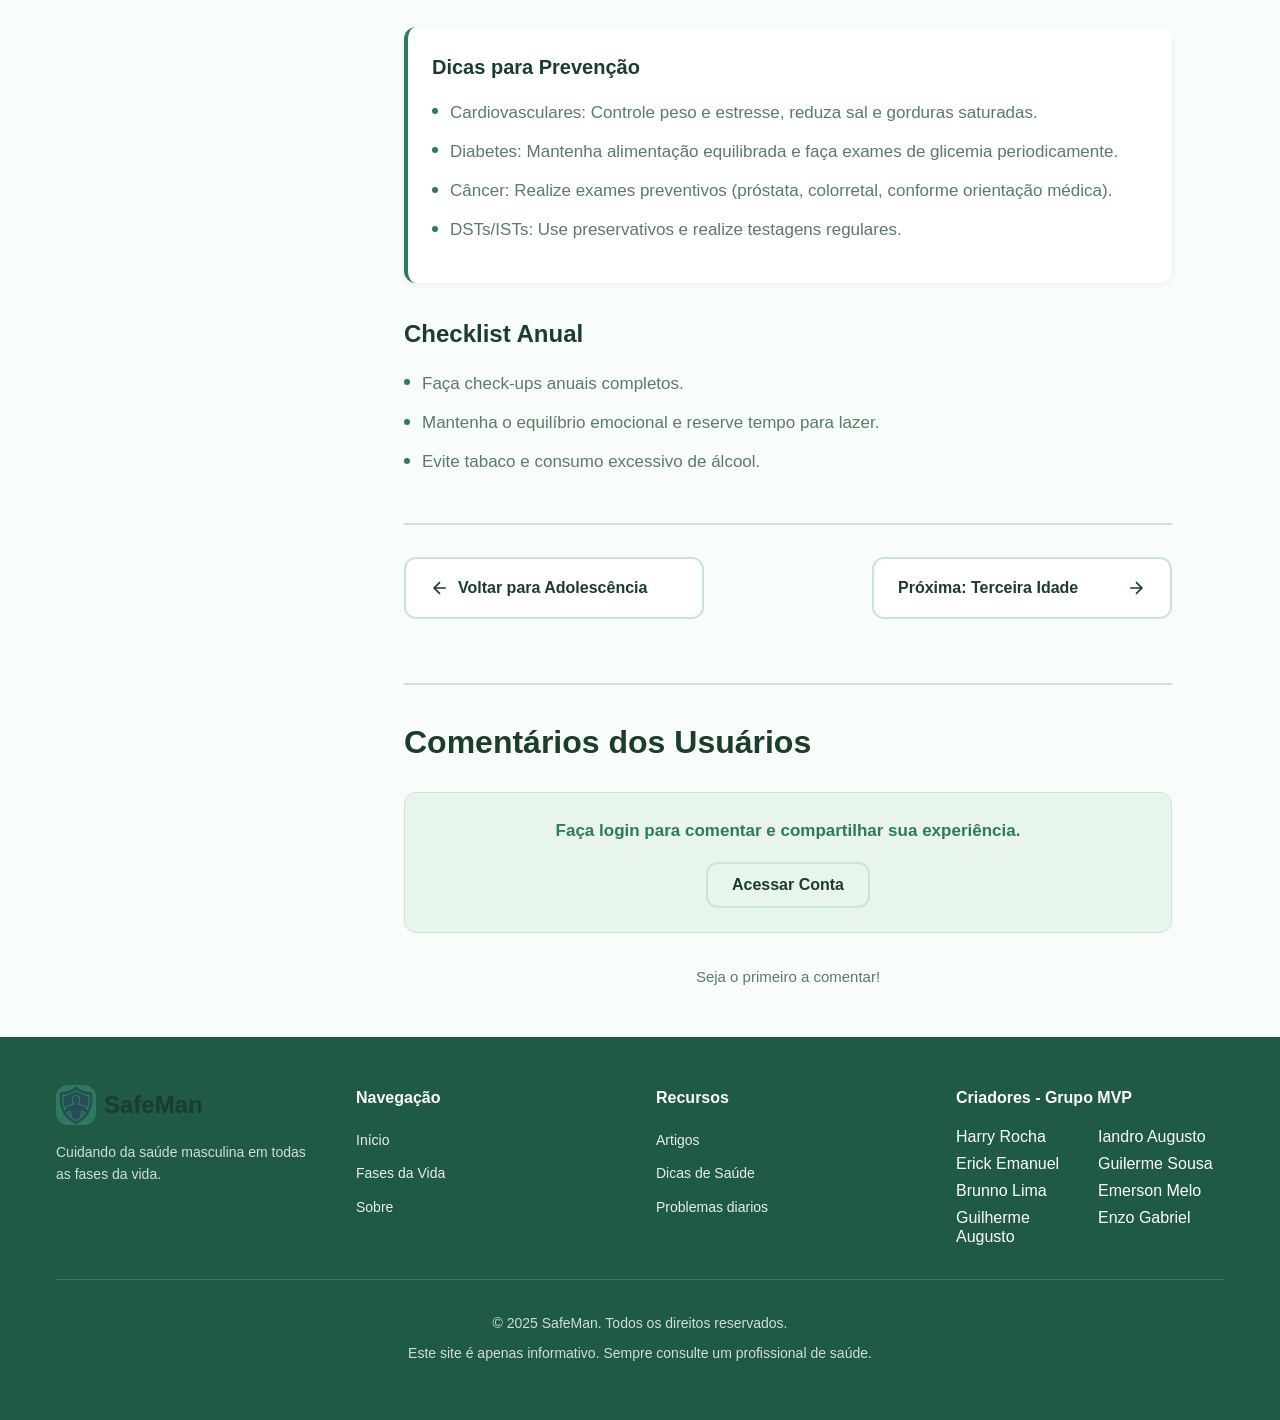
<file: adulto.html>
<!DOCTYPE html>
<html lang="pt-BR">
<head>
    <meta charset="UTF-8">
    <meta name="viewport" content="width=device-width, initial-scale=1.0">
    <title>Vida Adulta - SafeMan</title>
    <link rel="stylesheet" href="styles.css">
</head>
<body>
     
    <header class="header" id="header">
        <div class="container">
            <div class="header-content">
                <a href="index.html" class="nav-link">
                    <img src ="Assets/logo1.png" class="logo-icon"></img>
                    <span class="logo-text">SafeMan</span>
                </a>

                
                <nav class="nav-desktop">
                    <a href="index.html#inicio" class="nav-link">Início</a>
                    <a href="index.html#fases" class="nav-link">Fases da Vida</a>
                    <a href="index.html#sobre" class="nav-link">Sobre</a>
                    <button class="btn btn-primary"><a href="#footer" class="nav-link">Grupo MVP</a></button>
                </nav>

                 
                <button class="menu-toggle" id="menuToggle" aria-label="Toggle menu">
                    <span class="menu-icon"></span>
                </button>
            </div>

           
            <nav class="nav-mobile" id="navMobile">
                <a href="index.html#inicio" class="nav-link">Início</a>
                <a href="index.html#fases" class="nav-link">Fases da Vida</a>
                <a href="index.html#sobre" class="nav-link">Sobre</a>
                <button class="btn btn-primary"><a href="#footer" class="nav-link">Grupo MVP</a></button>
            </nav>
        </div>
    </header>

    <main>
        
        <section class="breadcrumb-section">
            <div class="container">
                <nav class="breadcrumb">
                    <a href="index.html">Início</a>
                    <span class="breadcrumb-separator">/</span>
                    <a href="index.html#fases">Fases da Vida</a>
                    <span class="breadcrumb-separator">/</span>
                    <span class="breadcrumb-current">Vida Adulta</span>
                </nav>
            </div>
        </section>

         
        <section class="content-hero">
            <div class="container">
                <div class="content-hero-badge">
                    <svg class="icon" viewBox="0 0 24 24" fill="none" stroke="currentColor" stroke-width="2">
                        <path d="M9 12h6m-6 4h6m2 5H7a2 2 0 01-2-2V5a2 2 0 012-2h5.586a1 1 0 01.707.293l5.414 5.414a1 1 0 01.293.707V19a2 2 0 01-2 2z"/>
                    </svg>
                    <span>20-59 anos</span>
                </div>
                <h1 class="content-hero-title">Saúde na Vida Adulta</h1>
                <p class="content-hero-description">
                    Nesta fase, a prevenção de doenças crônicas e o equilíbrio entre vida pessoal e profissional são fundamentais para a saúde e longevidade.
                </p>
            </div>
        </section>

  
        <section class="content-main">
            <div class="container">
                <div class="content-layout">
                    
                    <aside class="content-sidebar">
                        <div class="sidebar-card">
                            <h3 class="sidebar-title">Nesta Página</h3>
                            <nav class="sidebar-nav">
                                <a href="#vacinacao" class="sidebar-link">Vacinas Recomendadas</a>
                                <a href="#nutricao" class="sidebar-link">Nutrição e Hidratação</a>
                                <a href="#desenvolvimento" class="sidebar-link">Saúde Mental e Estresse</a>
                                <a href="#consultas" class="sidebar-link">Atividade Física</a>
                                <a href="#higiene" class="sidebar-link">Uso de Medicamentos</a>
                                <a href="#sono" class="sidebar-link">Prevenção de Doenças</a>
                            </nav>
                        </div>

                        <div class="sidebar-card sidebar-cta">
                            <div class="sidebar-cta-icon">
                                <svg class="icon" viewBox="0 0 24 24" fill="none" stroke="currentColor" stroke-width="2">
                                    <path d="M12 22s8-4 8-10V5l-8-3-8 3v7c0 6 8 10 8 10z"/>
                                </svg>
                            </div>
                            <h4 class="sidebar-cta-title">Dúvidas?</h4>
                            <p class="sidebar-cta-text">Sempre consulte um clínico geral para orientações específicas.</p>
                        </div>
                    </aside>

                   
                    <article class="content-article">
                        
                        <section id="vacinacao" class="article-section">
                            <h2 class="article-heading">Vacinas Recomendadas</h2>
                            <p class="article-text">
                                A manutenção do calendário vacinal na vida adulta é crucial para proteger a si mesmo e a comunidade, especialmente contra doenças contagiosas e reemergentes.
                            </p>
                            
                            <div class="info-box">
                                <div class="info-box-header">
                                    <svg class="icon" viewBox="0 0 24 24" fill="none" stroke="currentColor" stroke-width="2">
                                        <circle cx="12" cy="12" r="10"/>
                                        <path d="M12 16v-4M12 8h.01"/>
                                    </svg>
                                    <h3>Principais Imunizantes</h3>
                                </div>
                                <ul class="info-list">
                                    <li><strong>Gripe (Influenza):</strong> Vacinação anual indicada.</li>
                                    <li><strong>Hepatite B:</strong> Protege contra infecções graves do fígado (esquema de 3 doses).</li>
                                    <li><strong>COVID-19:</strong> Manter o esquema e reforços atualizados.</li>
                                    <li><strong>Dupla Adulto (dT):</strong> Reforço a cada 10 anos (Difteria e Tétano).</li>
                                    <li><strong>HPV (até 45 anos):</strong> Previne cânceres relacionados ao vírus.</li>
                                </ul>
                            </div>

                            <p class="article-text">
                                Procure o posto de saúde para verificar sua situação vacinal e atualizar os reforços necessários.
                            </p>
                        </section>

                        
                        <section id="nutricao" class="article-section">
                            <h2 class="article-heading">Nutrição e Hidratação</h2>
                            <p class="article-text">
                                Uma alimentação equilibrada é a base para manter a energia, o peso saudável e prevenir doenças cardiovasculares e diabetes na fase adulta.
                            </p>

                            <div class="highlight-box">
                                <h3 class="highlight-title">Foco Nutricional</h3>
                                <p class="article-text">
                                    Priorize uma dieta rica em frutas, verduras e grãos integrais. Garanta a ingestão de proteínas para manter a massa muscular e gorduras boas (como azeite e castanhas) para o cérebro e coração.
                                </p>
                            </div>

                            <h3 class="article-subheading">Dicas Essenciais</h3>
                            <ul class="article-list">
                                <li>Reduza o consumo de alimentos ultraprocessados e ricos em açúcar/gordura.</li>
                                <li>Beba de 1,5 a 2 litros de água por dia para manter a hidratação e o metabolismo.</li>
                                <li>Inclua fontes de vitaminas e minerais (frutas cítricas, folhas verdes).</li>
                                <li>Evite o excesso de refrigerantes e bebidas alcoólicas/energéticas.</li>
                            </ul>
                        </section>

                      
                        <section id="desenvolvimento" class="article-section">
                            <h2 class="article-heading">Saúde Mental e Gerenciamento do Estresse</h2>
                            <p class="article-text">
                                O estresse e a pressão do trabalho são fatores de risco na vida adulta. É essencial equilibrar as demandas e cuidar da saúde emocional.
                            </p>

                            <div class="timeline">
                                <div class="timeline-item">
                                    <div class="timeline-marker"></div>
                                    <div class="timeline-content">
                                        <h4 class="timeline-title">Equilíbrio</h4>
                                        <p>Evite longas jornadas de trabalho e reserve tempo para lazer e hobbies.</p>
                                    </div>
                                </div>
                                <div class="timeline-item">
                                    <div class="timeline-marker"></div>
                                    <div class="timeline-content">
                                        <h4 class="timeline-title">Relaxamento</h4>
                                        <p>Pratique meditação, exercícios de respiração ou técnicas de atenção plena (mindfulness).</p>
                                    </div>
                                </div>
                                <div class="timeline-item">
                                    <div class="timeline-marker"></div>
                                    <div class="timeline-content">
                                        <h4 class="timeline-title">Suporte Social</h4>
                                        <p>Mantenha vínculos fortes com amigos e família. Busque ajuda psicológica se o estresse for persistente.</p>
                                    </div>
                                </div>
                            </div>
                        </section>

                       
                        <section id="consultas" class="article-section">
                            <h2 class="article-heading">Atividade Física</h2>
                            <p class="article-text">
                                A atividade física regular é a melhor defesa contra as doenças crônicas e o sedentarismo.
                            </p>

                            <div class="info-box info-box-primary">
                                <div class="info-box-header">
                                    <svg class="icon" viewBox="0 0 24 24" fill="none" stroke="currentColor" stroke-width="2">
                                        <rect x="3" y="4" width="18" height="18" rx="2" ry="2"/>
                                        <path d="M16 2v4M8 2v4M3 10h18"/>
                                    </svg>
                                    <h3>Metas de Exercício</h3>
                                </div>
                                <ul class="info-list">
                                    <li>Pratique pelo menos 150 minutos de atividade moderada por semana.</li>
                                    <li>Inclua fortalecimento muscular (musculação) para prevenir lesões.</li>
                                    <li>Faça alongamentos diariamente para melhorar a postura e reduzir tensões.</li>
                                    <li>Sempre faça uma avaliação clínica antes de iniciar atividades intensas.</li>
                                </ul>
                            </div>
                        </section>

                      
                        <section id="higiene" class="article-section">
                            <h2 class="article-heading">Uso de Medicamentos e Suplementos</h2>
                            <p class="article-text">
                                A automedicação pode ser perigosa. O uso correto de remédios e suplementos deve ser sempre guiado por um profissional de saúde.
                            </p>

                            <div class="grid-2">
                                <div class="card-simple">
                                    <h4 class="card-simple-title">Automedicação</h4>
                                    <p>Evite usar remédios sem prescrição; eles podem mascarar sintomas ou causar reações adversas.</p>
                                </div>
                                <div class="card-simple">
                                    <h4 class="card-simple-title">Antibióticos</h4>
                                    <p>Use apenas sob orientação médica e nunca interrompa o tratamento por conta própria.</p>
                                </div>
                                <div class="card-simple">
                                    <h4 class="card-simple-title">Suplementos</h4>
                                    <p>Só devem ser usados com recomendação profissional. O excesso pode sobrecarregar fígado e rins.</p>
                                </div>
                                <div class="card-simple">
                                    <h4 class="card-simple-title">Acompanhamento</h4>
                                    <p>Faça consultas e exames laboratoriais periódicos para acompanhar colesterol e glicemia.</p>
                                </div>
                            </div>
                        </section>

                    
                        <section id="sono" class="article-section">
                            <h2 class="article-heading">Prevenção de Doenças e Check-ups</h2>
                            <p class="article-text">
                                A prevenção é a chave para uma vida adulta saudável, focada no diagnóstico precoce de doenças cardiovasculares, diabetes e câncer.
                            </p>

                            <div class="highlight-box">
                                <h3 class="highlight-title">Dicas para Prevenção</h3>
                                <ul class="article-list">
                                    <li>Cardiovasculares: Controle peso e estresse, reduza sal e gorduras saturadas.</li>
                                    <li>Diabetes: Mantenha alimentação equilibrada e faça exames de glicemia periodicamente.</li>
                                    <li>Câncer: Realize exames preventivos (próstata, colorretal, conforme orientação médica).</li>
                                    <li>DSTs/ISTs: Use preservativos e realize testagens regulares.</li>
                                </ul>
                            </div>

                            <h3 class="article-subheading">Checklist Anual</h3>
                            <ul class="article-list">
                                <li>Faça check-ups anuais completos.</li>
                                <li>Mantenha o equilíbrio emocional e reserve tempo para lazer.</li>
                                <li>Evite tabaco e consumo excessivo de álcool.</li>
                            </ul>
                        </section>

                        
                        <div class="article-navigation">
                            <a href="adolescencia.html" class="nav-button nav-button-back">
                                <svg class="icon" viewBox="0 0 24 24" fill="none" stroke="currentColor" stroke-width="2">
                                    <path d="M19 12H5M12 19l-7-7 7-7"/>
                                </svg>
                                Voltar para Adolescência
                            </a>
                            <a href="idoso.html" class="nav-button nav-button-next">
                                Próxima: Terceira Idade
                                <svg class="icon" viewBox="0 0 24 24" fill="none" stroke="currentColor" stroke-width="2">
                                    <path d="M5 12h14M12 5l7 7-7 7"/>
                                </svg>
                            </a>
                        </div>
                        
                        <section class="comments-section">
                            <h2 class="comments-title">Comentários dos Usuários</h2>
                            
                            <div id="commentFormContainer">
                                <form class="comment-form" id="newCommentForm">
                                    <h3 class="article-subheading" style="margin-top: 0; color: var(--color-primary);">Adicionar Comentário</h3>
                                    <textarea id="commentText" placeholder="Escreva seu comentário sobre o tema (mínimo 5 caracteres)..." required></textarea>
                                    <button type="submit" class="btn btn-primary">Enviar Comentário</button>
                                </form>
                            </div>

                            <div class="comment-list" id="commentList">
                                <p class="article-text" style="text-align: center; color: var(--color-muted-foreground);">Carregando comentários...</p>
                            </div>
                        </section>
                    </article>
                </div>
            </div>
        </section>
    </main>


    <footer class="footer" id="footer">
        <div class="container">
            <div class="footer-grid">
                <div class="footer-brand">
                    <div class="logo">
                        <img class="logo-icon" src="Assets/logo1.png">
                        <span class="logo-text">SafeMan</span>
                    </div>
                    <p class="footer-description">
                        Cuidando da saúde masculina em todas as fases da vida.
                    </p>
                </div>

                <div class="footer-links">
                    <h4 class="footer-heading">Navegação</h4>
                    <ul>
                        <li><a href="#inicio">Início</a></li>
                        <li><a href="#fases">Fases da Vida</a></li>
                        <li><a href="#sobre">Sobre</a></li>
                    </ul>
                </div>

                <div class="footer-links">
                    <h4 class="footer-heading">Recursos</h4>
                    <ul>
                        <li><a href="#">Artigos</a></li>
                        <li><a href="#">Dicas de Saúde</a></li>
                        <li><a href="#">Problemas diarios</a></li>
                    </ul>
                </div>

                <div class="footer-links">
                    <h4 class="footer-heading">Criadores - Grupo MVP</h4>
                    <ul class="list-2-cols">
                        <li>Harry Rocha</li>
                        <li>Iandro Augusto</li>
                        <li>Erick Emanuel</li>
                        <li>Guilerme Sousa</li>
                        <li>Brunno Lima</li>
                        <li>Emerson Melo</li>
                        <li>Guilherme Augusto</li>
                        <li>Enzo Gabriel</li>
                    </ul>
                </div>
            </div>

            <div class="footer-bottom">
                <p>© 2025 SafeMan. Todos os direitos reservados.</p>
                <p>Este site é apenas informativo. Sempre consulte um profissional de saúde.</p>
            </div>
        </div>
    </footer>


    <div id="authModalOverlay" class="modal-overlay">
        <div class="modal-content">
            <button class="modal-close" id="closeAuthModal">&times;</button>
            <h2 class="modal-title" id="authTitle">Login</h2>

            <p class="error-message" id="authErrorMessage"></p>

            <form class="auth-form" id="loginForm">
                <div class="input-group">
                    <label for="loginEmail">E-mail</label>
                    <input type="email" id="loginEmail" required>
                </div>
                <div class="input-group">
                    <label for="loginPassword">Senha</label>
                    <input type="password" id="loginPassword" required>
                </div>
                <button type="submit" class="btn btn-primary btn-full">Entrar</button>
            </form>

            <form class="auth-form" id="registerForm" style="display: none;">
                <div class="input-group">
                    <label for="registerName">Nome Completo</label>
                    <input type="text" id="registerName" required>
                </div>
                <div class="input-group">
                    <label for="registerEmail">E-mail</label>
                    <input type="email" id="registerEmail" required>
                </div>
                <div class="input-group">
                    <label for="registerPassword">Criar Senha</label>
                    <input type="password" id="registerPassword" required>
                </div>
                <button type="submit" class="btn btn-primary btn-full">Cadastrar</button>
            </form>

            <div class="switch-auth">
                <span id="switchText">Não tem conta? <a href="#" id="switchToRegister">Cadastre-se</a></span>
            </div>
        </div>
    </div>
    <script src="main.js"></script>
    <script>
        setupPage('vida-adulta'); // pageId única para esta página
    </script>
</body>
</html>
</file>
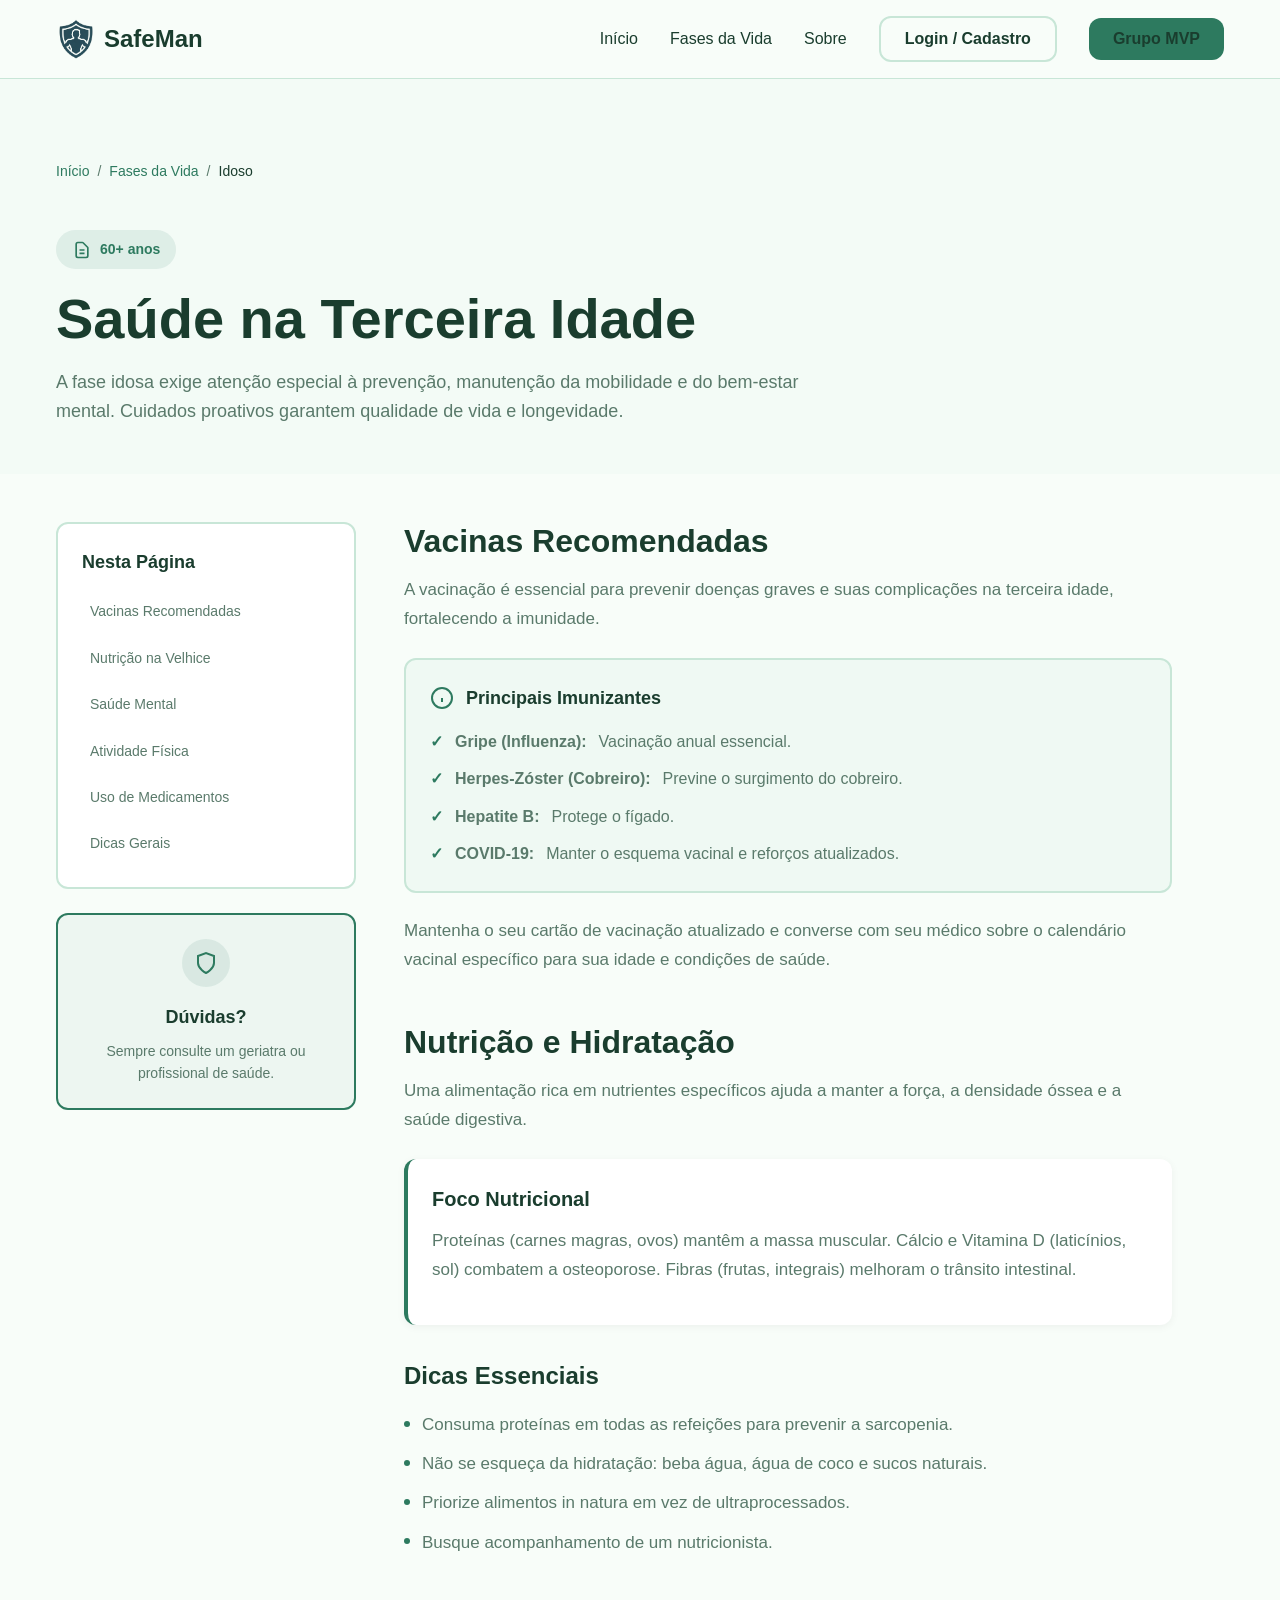
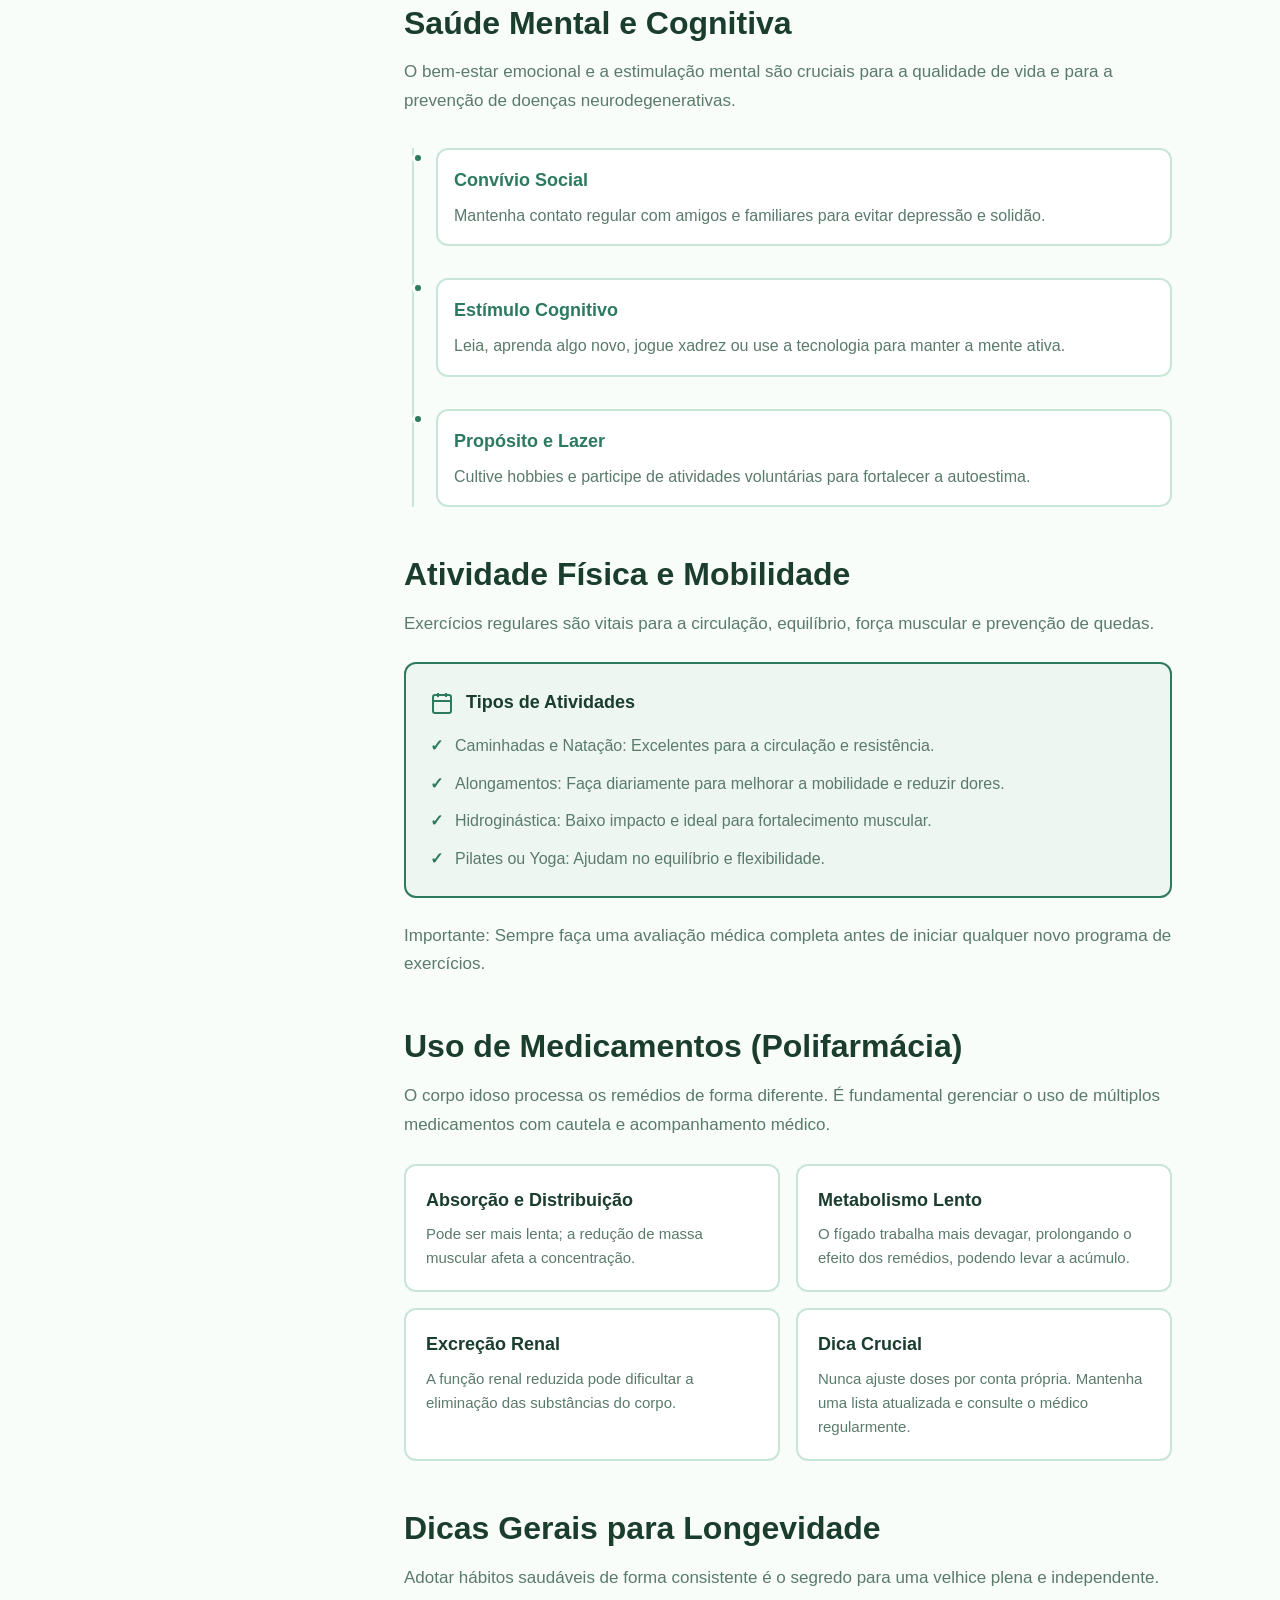
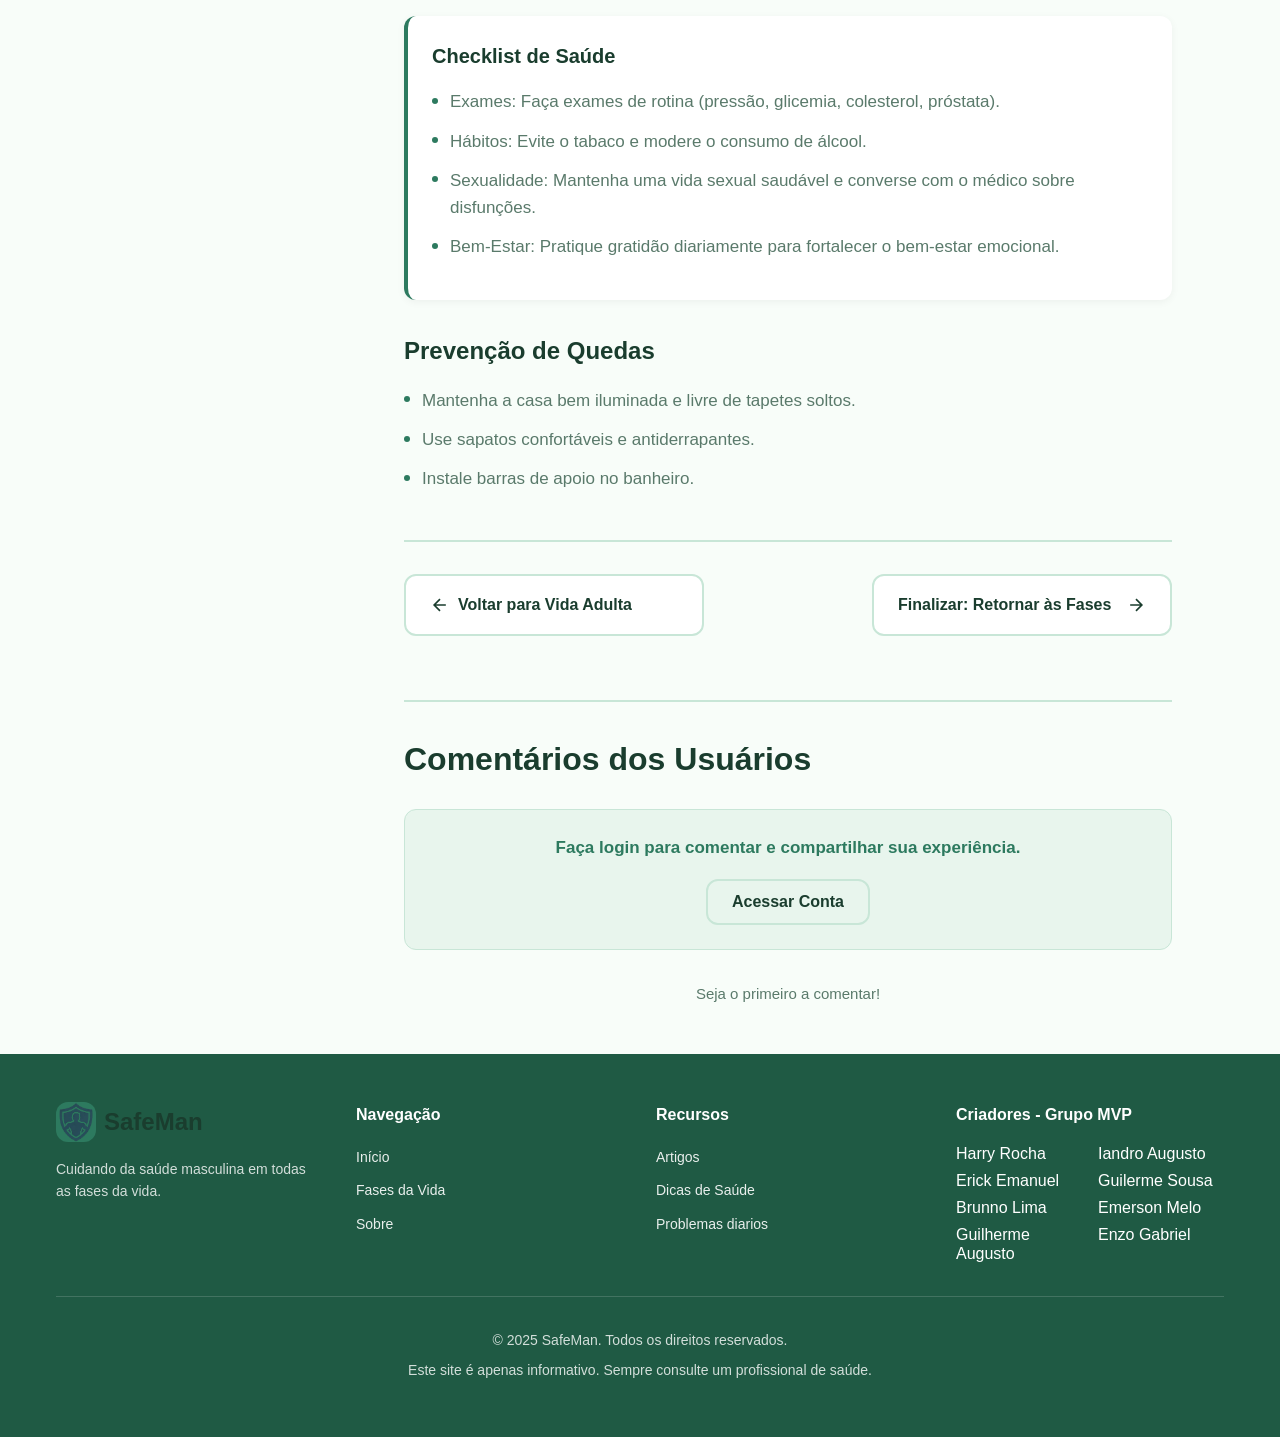
<file: idoso.html>
<!DOCTYPE html>
<html lang="pt-BR">
<head>
    <meta charset="UTF-8">
    <meta name="viewport" content="width=device-width, initial-scale=1.0">
    <title>Idoso - SafeMan</title>
    <link rel="stylesheet" href="styles.css">
</head>
<body>
     
    <header class="header" id="header">
        <div class="container">
            <div class="header-content">
                <a href="index.html" class="nav-link">
                    <img src ="Assets/logo1.png" class="logo-icon"></img>
                    <span class="logo-text">SafeMan</span>
                </a>

                
                <nav class="nav-desktop">
                    <a href="index.html#inicio" class="nav-link">Início</a>
                    <a href="index.html#fases" class="nav-link">Fases da Vida</a>
                    <a href="index.html#sobre" class="nav-link">Sobre</a>
                    <button class="btn btn-primary"><a href="#footer" class="nav-link">Grupo MVP</a></button>
                </nav>

                 
                <button class="menu-toggle" id="menuToggle" aria-label="Toggle menu">
                    <span class="menu-icon"></span>
                </button>
            </div>

           
            <nav class="nav-mobile" id="navMobile">
                <a href="index.html#inicio" class="nav-link">Início</a>
                <a href="index.html#fases" class="nav-link">Fases da Vida</a>
                <a href="index.html#sobre" class="nav-link">Sobre</a>
                <button class="btn btn-primary"><a href="#footer" class="nav-link">Grupo MVP</a></button>
            </nav>
        </div>
    </header>

    <main>
        
        <section class="breadcrumb-section">
            <div class="container">
                <nav class="breadcrumb">
                    <a href="index.html">Início</a>
                    <span class="breadcrumb-separator">/</span>
                    <a href="index.html#fases">Fases da Vida</a>
                    <span class="breadcrumb-separator">/</span>
                    <span class="breadcrumb-current">Idoso</span>
                </nav>
            </div>
        </section>

         
        <section class="content-hero">
            <div class="container">
                <div class="content-hero-badge">
                    <svg class="icon" viewBox="0 0 24 24" fill="none" stroke="currentColor" stroke-width="2">
                        <path d="M9 12h6m-6 4h6m2 5H7a2 2 0 01-2-2V5a2 2 0 012-2h5.586a1 1 0 01.707.293l5.414 5.414a1 1 0 01.293.707V19a2 2 0 01-2 2z"/>
                    </svg>
                    <span>60+ anos</span>
                </div>
                <h1 class="content-hero-title">Saúde na Terceira Idade</h1>
                <p class="content-hero-description">
                    A fase idosa exige atenção especial à prevenção, manutenção da mobilidade e do bem-estar mental. Cuidados proativos garantem qualidade de vida e longevidade.
                </p>
            </div>
        </section>

  
        <section class="content-main">
            <div class="container">
                <div class="content-layout">
                    
                    <aside class="content-sidebar">
                        <div class="sidebar-card">
                            <h3 class="sidebar-title">Nesta Página</h3>
                            <nav class="sidebar-nav">
                                <a href="#vacinacao" class="sidebar-link">Vacinas Recomendadas</a>
                                <a href="#nutricao" class="sidebar-link">Nutrição na Velhice</a>
                                <a href="#desenvolvimento" class="sidebar-link">Saúde Mental</a>
                                <a href="#consultas" class="sidebar-link">Atividade Física</a>
                                <a href="#higiene" class="sidebar-link">Uso de Medicamentos</a>
                                <a href="#sono" class="sidebar-link">Dicas Gerais</a>
                            </nav>
                        </div>

                        <div class="sidebar-card sidebar-cta">
                            <div class="sidebar-cta-icon">
                                <svg class="icon" viewBox="0 0 24 24" fill="none" stroke="currentColor" stroke-width="2">
                                    <path d="M12 22s8-4 8-10V5l-8-3-8 3v7c0 6 8 10 8 10z"/>
                                </svg>
                            </div>
                            <h4 class="sidebar-cta-title">Dúvidas?</h4>
                            <p class="sidebar-cta-text">Sempre consulte um geriatra ou profissional de saúde.</p>
                        </div>
                    </aside>

                   
                    <article class="content-article">
                        
                        <section id="vacinacao" class="article-section">
                            <h2 class="article-heading">Vacinas Recomendadas</h2>
                            <p class="article-text">
                                A vacinação é essencial para prevenir doenças graves e suas complicações na terceira idade, fortalecendo a imunidade.
                            </p>
                            
                            <div class="info-box">
                                <div class="info-box-header">
                                    <svg class="icon" viewBox="0 0 24 24" fill="none" stroke="currentColor" stroke-width="2">
                                        <circle cx="12" cy="12" r="10"/>
                                        <path d="M12 16v-4M12 8h.01"/>
                                    </svg>
                                    <h3>Principais Imunizantes</h3>
                                </div>
                                <ul class="info-list">
                                    <li><strong>Gripe (Influenza):</strong> Vacinação anual essencial.</li>
                                    <li><strong>Herpes-Zóster (Cobreiro):</strong> Previne o surgimento do cobreiro.</li>
                                    <li><strong>Hepatite B:</strong> Protege o fígado.</li>
                                    <li><strong>COVID-19:</strong> Manter o esquema vacinal e reforços atualizados.</li>
                                </ul>
                            </div>

                            <p class="article-text">
                                Mantenha o seu cartão de vacinação atualizado e converse com seu médico sobre o calendário vacinal específico para sua idade e condições de saúde.
                            </p>
                        </section>

                        
                        <section id="nutricao" class="article-section">
                            <h2 class="article-heading">Nutrição e Hidratação</h2>
                            <p class="article-text">
                                Uma alimentação rica em nutrientes específicos ajuda a manter a força, a densidade óssea e a saúde digestiva.
                            </p>

                            <div class="highlight-box">
                                <h3 class="highlight-title">Foco Nutricional</h3>
                                <p class="article-text">
                                    Proteínas (carnes magras, ovos) mantêm a massa muscular. Cálcio e Vitamina D (laticínios, sol) combatem a osteoporose. Fibras (frutas, integrais) melhoram o trânsito intestinal.
                                </p>
                            </div>

                            <h3 class="article-subheading">Dicas Essenciais</h3>
                            <ul class="article-list">
                                <li>Consuma proteínas em todas as refeições para prevenir a sarcopenia.</li>
                                <li>Não se esqueça da hidratação: beba água, água de coco e sucos naturais.</li>
                                <li>Priorize alimentos in natura em vez de ultraprocessados.</li>
                                <li>Busque acompanhamento de um nutricionista.</li>
                            </ul>
                        </section>

                      
                        <section id="desenvolvimento" class="article-section">
                            <h2 class="article-heading">Saúde Mental e Cognitiva</h2>
                            <p class="article-text">
                                O bem-estar emocional e a estimulação mental são cruciais para a qualidade de vida e para a prevenção de doenças neurodegenerativas.
                            </p>

                            <div class="timeline">
                                <div class="timeline-item">
                                    <div class="timeline-marker"></div>
                                    <div class="timeline-content">
                                        <h4 class="timeline-title">Convívio Social</h4>
                                        <p>Mantenha contato regular com amigos e familiares para evitar depressão e solidão.</p>
                                    </div>
                                </div>
                                <div class="timeline-item">
                                    <div class="timeline-marker"></div>
                                    <div class="timeline-content">
                                        <h4 class="timeline-title">Estímulo Cognitivo</h4>
                                        <p>Leia, aprenda algo novo, jogue xadrez ou use a tecnologia para manter a mente ativa.</p>
                                    </div>
                                </div>
                                <div class="timeline-item">
                                    <div class="timeline-marker"></div>
                                    <div class="timeline-content">
                                        <h4 class="timeline-title">Propósito e Lazer</h4>
                                        <p>Cultive hobbies e participe de atividades voluntárias para fortalecer a autoestima.</p>
                                    </div>
                                </div>
                            </div>
                        </section>

                       
                        <section id="consultas" class="article-section">
                            <h2 class="article-heading">Atividade Física e Mobilidade</h2>
                            <p class="article-text">
                                Exercícios regulares são vitais para a circulação, equilíbrio, força muscular e prevenção de quedas.
                            </p>

                            <div class="info-box info-box-primary">
                                <div class="info-box-header">
                                    <svg class="icon" viewBox="0 0 24 24" fill="none" stroke="currentColor" stroke-width="2">
                                        <rect x="3" y="4" width="18" height="18" rx="2" ry="2"/>
                                        <path d="M16 2v4M8 2v4M3 10h18"/>
                                    </svg>
                                    <h3>Tipos de Atividades</h3>
                                </div>
                                <ul class="info-list">
                                    <li>Caminhadas e Natação: Excelentes para a circulação e resistência.</li>
                                    <li>Alongamentos: Faça diariamente para melhorar a mobilidade e reduzir dores.</li>
                                    <li>Hidroginástica: Baixo impacto e ideal para fortalecimento muscular.</li>
                                    <li>Pilates ou Yoga: Ajudam no equilíbrio e flexibilidade.</li>
                                </ul>
                            </div>
                            <p class="article-text">
                                Importante: Sempre faça uma avaliação médica completa antes de iniciar qualquer novo programa de exercícios.
                            </p>
                        </section>

                      
                        <section id="higiene" class="article-section">
                            <h2 class="article-heading">Uso de Medicamentos (Polifarmácia)</h2>
                            <p class="article-text">
                                O corpo idoso processa os remédios de forma diferente. É fundamental gerenciar o uso de múltiplos medicamentos com cautela e acompanhamento médico.
                            </p>

                            <div class="grid-2">
                                <div class="card-simple">
                                    <h4 class="card-simple-title">Absorção e Distribuição</h4>
                                    <p>Pode ser mais lenta; a redução de massa muscular afeta a concentração.</p>
                                </div>
                                <div class="card-simple">
                                    <h4 class="card-simple-title">Metabolismo Lento</h4>
                                    <p>O fígado trabalha mais devagar, prolongando o efeito dos remédios, podendo levar a acúmulo.</p>
                                </div>
                                <div class="card-simple">
                                    <h4 class="card-simple-title">Excreção Renal</h4>
                                    <p>A função renal reduzida pode dificultar a eliminação das substâncias do corpo.</p>
                                </div>
                                <div class="card-simple">
                                    <h4 class="card-simple-title">Dica Crucial</h4>
                                    <p>Nunca ajuste doses por conta própria. Mantenha uma lista atualizada e consulte o médico regularmente.</p>
                                </div>
                            </div>
                        </section>

                    
                        <section id="sono" class="article-section">
                            <h2 class="article-heading">Dicas Gerais para Longevidade</h2>
                            <p class="article-text">
                                Adotar hábitos saudáveis de forma consistente é o segredo para uma velhice plena e independente.
                            </p>

                            <div class="highlight-box">
                                <h3 class="highlight-title">Checklist de Saúde</h3>
                                <ul class="article-list">
                                    <li>Exames: Faça exames de rotina (pressão, glicemia, colesterol, próstata).</li>
                                    <li>Hábitos: Evite o tabaco e modere o consumo de álcool.</li>
                                    <li>Sexualidade: Mantenha uma vida sexual saudável e converse com o médico sobre disfunções.</li>
                                    <li>Bem-Estar: Pratique gratidão diariamente para fortalecer o bem-estar emocional.</li>
                                </ul>
                            </div>

                            <h3 class="article-subheading">Prevenção de Quedas</h3>
                            <ul class="article-list">
                                <li>Mantenha a casa bem iluminada e livre de tapetes soltos.</li>
                                <li>Use sapatos confortáveis e antiderrapantes.</li>
                                <li>Instale barras de apoio no banheiro.</li>
                            </ul>
                        </section>

                        
                        <div class="article-navigation">
                            <a href="adulto.html" class="nav-button nav-button-back">
                                <svg class="icon" viewBox="0 0 24 24" fill="none" stroke="currentColor" stroke-width="2">
                                    <path d="M19 12H5M12 19l-7-7 7-7"/>
                                </svg>
                                Voltar para Vida Adulta
                            </a>
                            <a href="index.html#fases" class="nav-button nav-button-next">
                                Finalizar: Retornar às Fases
                                <svg class="icon" viewBox="0 0 24 24" fill="none" stroke="currentColor" stroke-width="2">
                                    <path d="M5 12h14M12 5l7 7-7 7"/>
                                </svg>
                            </a>
                        </div>
                        
                        <section class="comments-section">
                            <h2 class="comments-title">Comentários dos Usuários</h2>
                            
                            <div id="commentFormContainer">
                                <form class="comment-form" id="newCommentForm">
                                    <h3 class="article-subheading" style="margin-top: 0; color: var(--color-primary);">Adicionar Comentário</h3>
                                    <textarea id="commentText" placeholder="Escreva seu comentário sobre o tema (mínimo 5 caracteres)..." required></textarea>
                                    <button type="submit" class="btn btn-primary">Enviar Comentário</button>
                                </form>
                            </div>

                            <div class="comment-list" id="commentList">
                                <p class="article-text" style="text-align: center; color: var(--color-muted-foreground);">Carregando comentários...</p>
                            </div>
                        </section>
                    </article>
                </div>
            </div>
        </section>
    </main>


    <footer class="footer" id="footer">
        <div class="container">
            <div class="footer-grid">
                <div class="footer-brand">
                    <div class="logo">
                        <img class="logo-icon" src="Assets/logo1.png">
                        <span class="logo-text">SafeMan</span>
                    </div>
                    <p class="footer-description">
                        Cuidando da saúde masculina em todas as fases da vida.
                    </p>
                </div>

                <div class="footer-links">
                    <h4 class="footer-heading">Navegação</h4>
                    <ul>
                        <li><a href="#inicio">Início</a></li>
                        <li><a href="#fases">Fases da Vida</a></li>
                        <li><a href="#sobre">Sobre</a></li>
                    </ul>
                </div>

                <div class="footer-links">
                    <h4 class="footer-heading">Recursos</h4>
                    <ul>
                        <li><a href="#">Artigos</a></li>
                        <li><a href="#">Dicas de Saúde</a></li>
                        <li><a href="#">Problemas diarios</a></li>
                    </ul>
                </div>

                <div class="footer-links">
                    <h4 class="footer-heading">Criadores - Grupo MVP</h4>
                    <ul class="list-2-cols">
                        <li>Harry Rocha</li>
                        <li>Iandro Augusto</li>
                        <li>Erick Emanuel</li>
                        <li>Guilerme Sousa</li>
                        <li>Brunno Lima</li>
                        <li>Emerson Melo</li>
                        <li>Guilherme Augusto</li>
                        <li>Enzo Gabriel</li>
                    </ul>
                </div>
            </div>

            <div class="footer-bottom">
                <p>© 2025 SafeMan. Todos os direitos reservados.</p>
                <p>Este site é apenas informativo. Sempre consulte um profissional de saúde.</p>
            </div>
        </div>
    </footer>



    <div id="authModalOverlay" class="modal-overlay">
        <div class="modal-content">
            <button class="modal-close" id="closeAuthModal">&times;</button>
            <h2 class="modal-title" id="authTitle">Login</h2>

            <p class="error-message" id="authErrorMessage"></p>

            <form class="auth-form" id="loginForm">
                <div class="input-group">
                    <label for="loginEmail">E-mail</label>
                    <input type="email" id="loginEmail" required>
                </div>
                <div class="input-group">
                    <label for="loginPassword">Senha</label>
                    <input type="password" id="loginPassword" required>
                </div>
                <button type="submit" class="btn btn-primary btn-full">Entrar</button>
            </form>

            <form class="auth-form" id="registerForm" style="display: none;">
                <div class="input-group">
                    <label for="registerName">Nome Completo</label>
                    <input type="text" id="registerName" required>
                </div>
                <div class="input-group">
                    <label for="registerEmail">E-mail</label>
                    <input type="email" id="registerEmail" required>
                </div>
                <div class="input-group">
                    <label for="registerPassword">Criar Senha</label>
                    <input type="password" id="registerPassword" required>
                </div>
                <button type="submit" class="btn btn-primary btn-full">Cadastrar</button>
            </form>

            <div class="switch-auth">
                <span id="switchText">Não tem conta? <a href="#" id="switchToRegister">Cadastre-se</a></span>
            </div>
        </div>
    </div>
    
    <script src="main.js"></script>
    <script>
        setupPage('terceira-idade'); // pageId única para esta página
    </script>
</body>
</html>
</file>
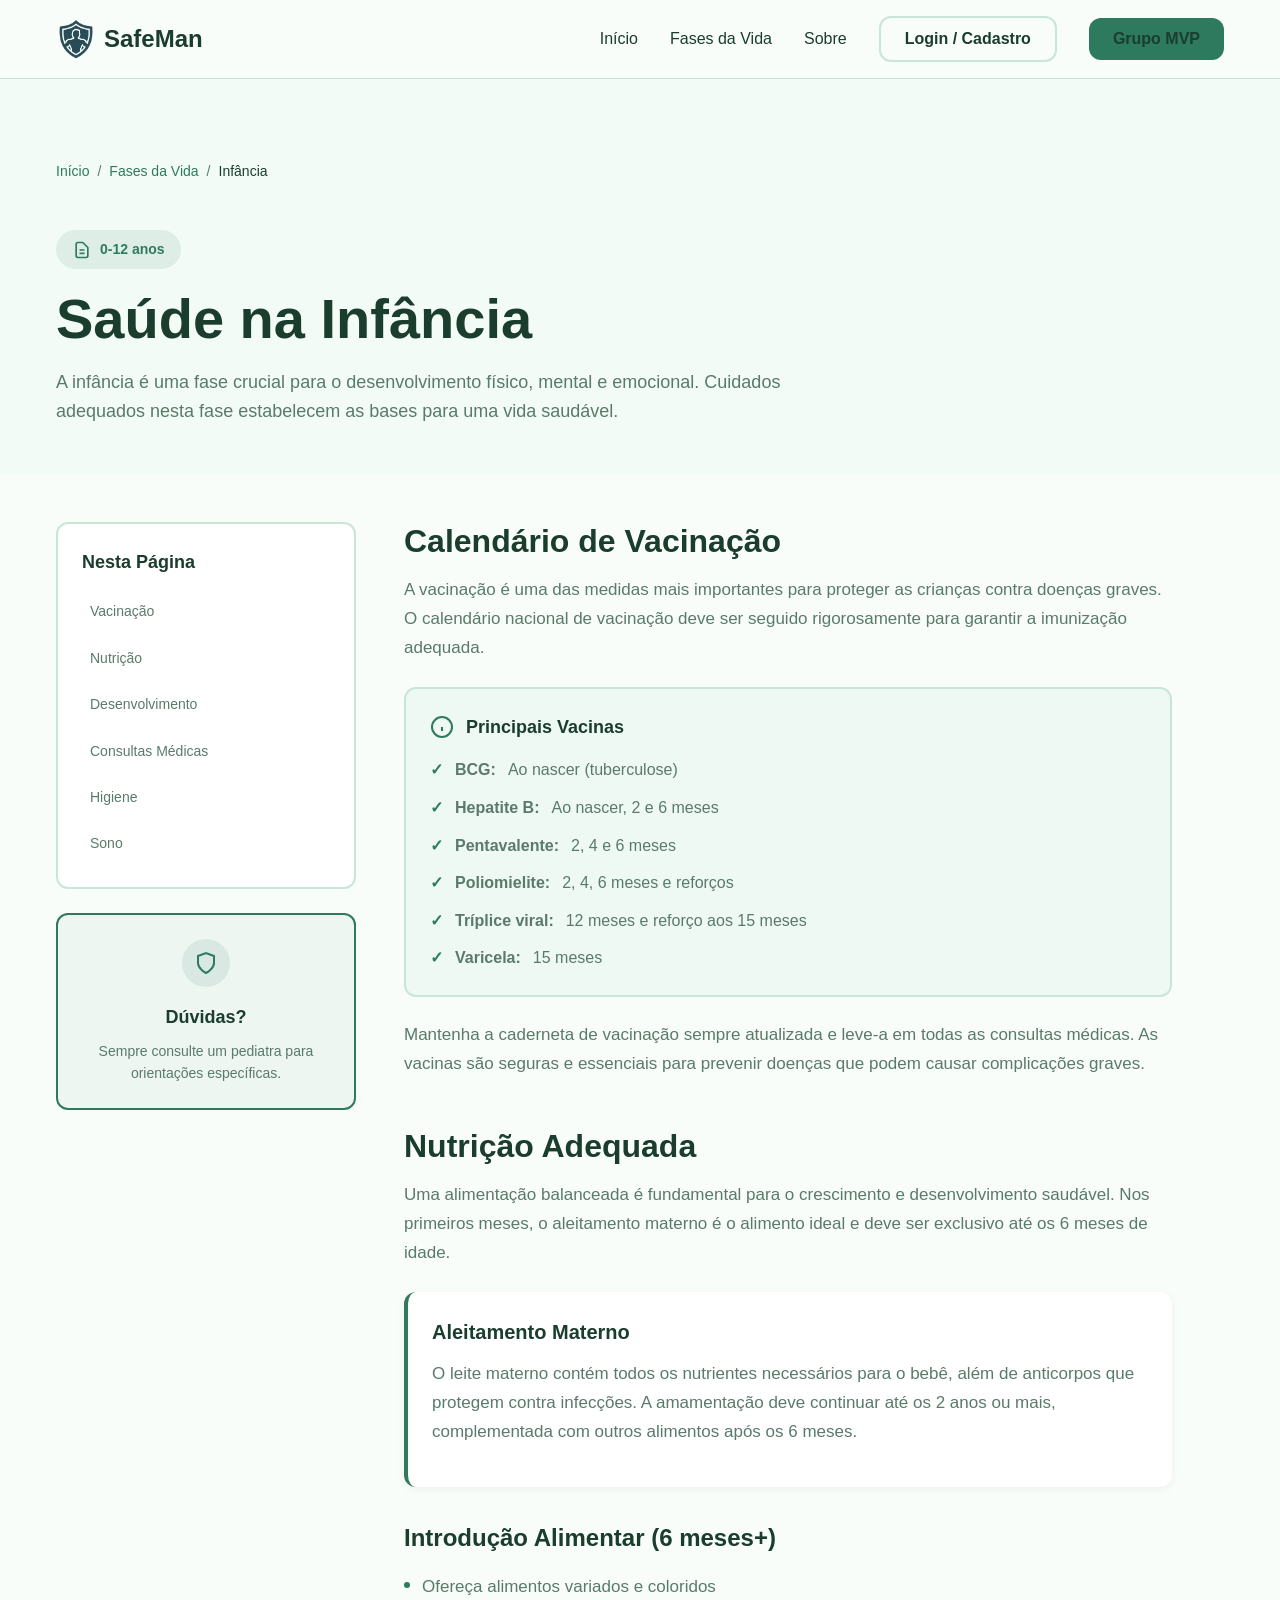
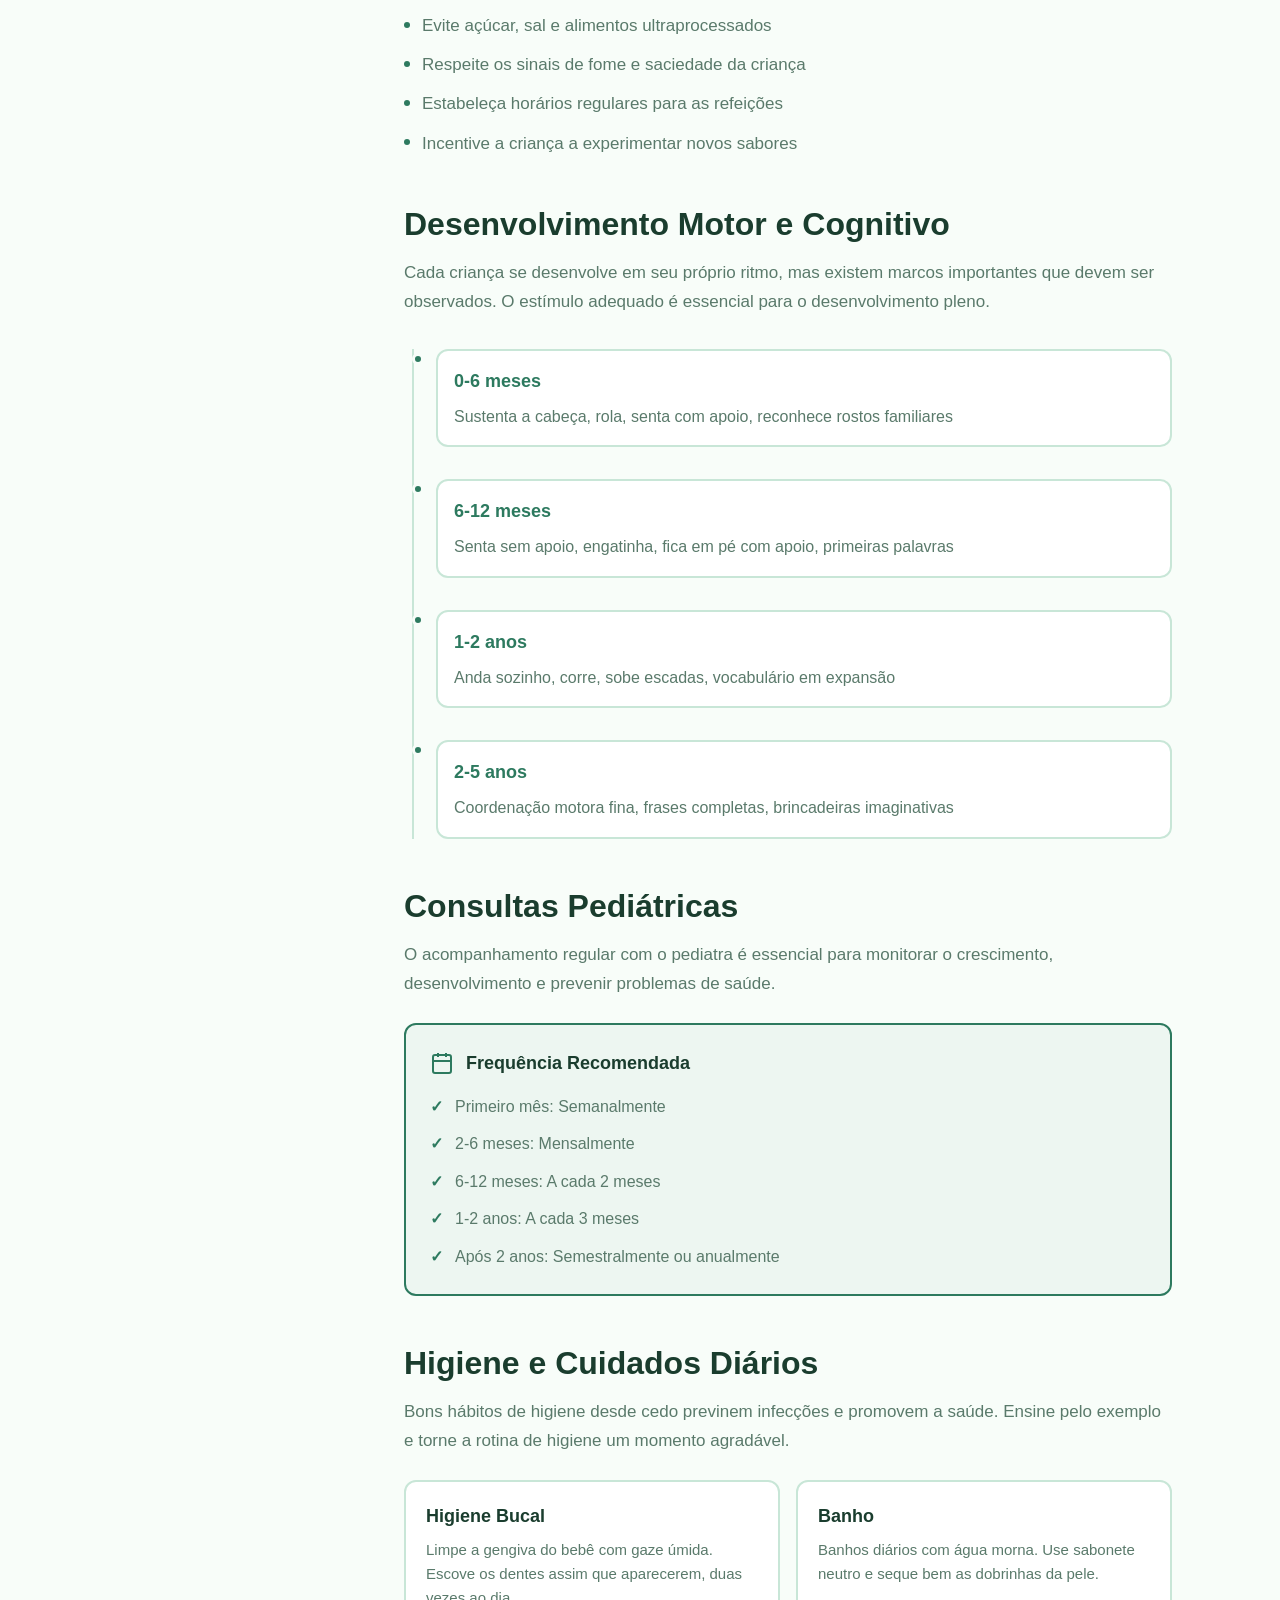
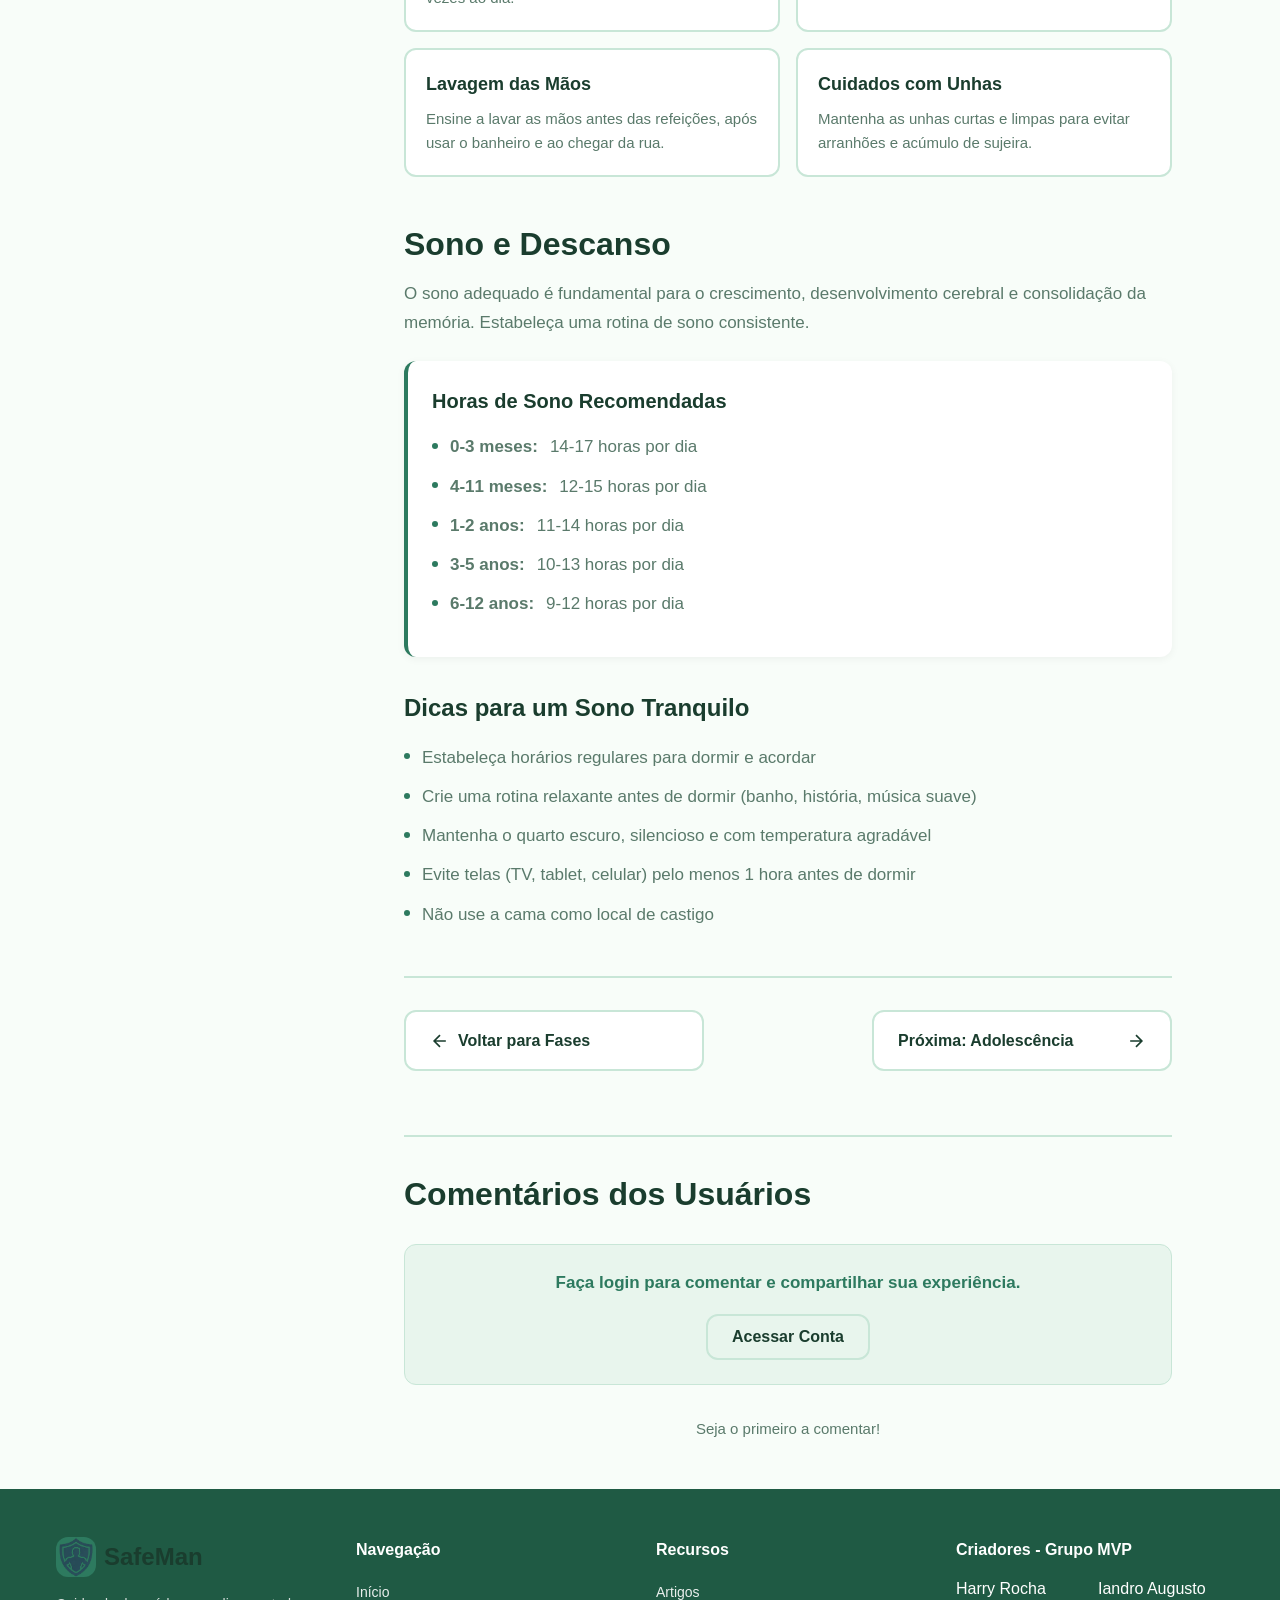
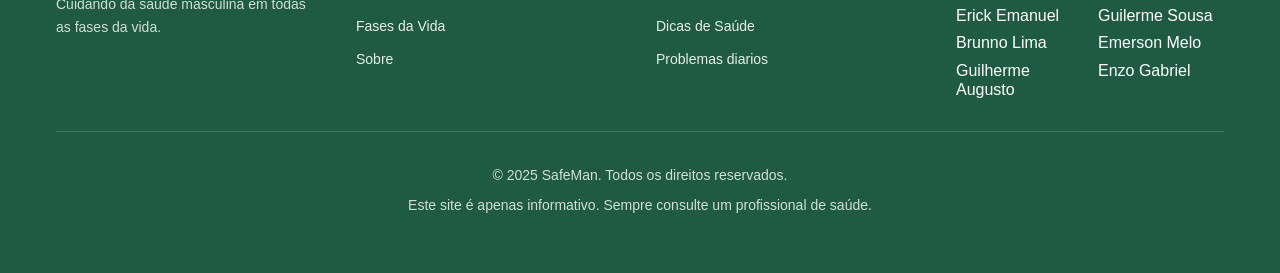
<file: infancia.html>
<!DOCTYPE html>
<html lang="pt-BR">
<head>
    <meta charset="UTF-8">
    <meta name="viewport" content="width=device-width, initial-scale=1.0">
    <title>Infância - SafeMan</title>
    <link rel="stylesheet" href="styles.css">
</head>
<body>
     
    <header class="header" id="header">
        <div class="container">
            <div class="header-content">
                <a href="index.html" class="nav-link">
                    <img src ="Assets/logo1.png" class="logo-icon"></img>
                    <span class="logo-text">SafeMan</span>
                </a>

                
                <nav class="nav-desktop">
                    <a href="index.html#inicio" class="nav-link">Início</a>
                    <a href="index.html#fases" class="nav-link">Fases da Vida</a>
                    <a href="index.html#sobre" class="nav-link">Sobre</a>
                   <button class="btn btn-primary"><a href="#footer" class="nav-link">Grupo MVP</a></button>
                </nav>

                 
                <button class="menu-toggle" id="menuToggle" aria-label="Toggle menu">
                    <span class="menu-icon"></span>
                </button>
            </div>

           
            <nav class="nav-mobile" id="navMobile">
                <a href="index.html#inicio" class="nav-link">Início</a>
                <a href="index.html#fases" class="nav-link">Fases da Vida</a>
                <a href="index.html#sobre" class="nav-link">Sobre</a>
                <button class="btn btn-primary"><a href="#footer" class="nav-link">Grupo MVP</a></button>
            </nav>
        </div>
    </header>

    <main>
        
        <section class="breadcrumb-section">
            <div class="container">
                <nav class="breadcrumb">
                    <a href="index.html">Início</a>
                    <span class="breadcrumb-separator">/</span>
                    <a href="index.html#fases">Fases da Vida</a>
                    <span class="breadcrumb-separator">/</span>
                    <span class="breadcrumb-current">Infância</span>
                </nav>
            </div>
        </section>

         
        <section class="content-hero">
            <div class="container">
                <div class="content-hero-badge">
                    <svg class="icon" viewBox="0 0 24 24" fill="none" stroke="currentColor" stroke-width="2">
                        <path d="M9 12h6m-6 4h6m2 5H7a2 2 0 01-2-2V5a2 2 0 012-2h5.586a1 1 0 01.707.293l5.414 5.414a1 1 0 01.293.707V19a2 2 0 01-2 2z"/>
                    </svg>
                    <span>0-12 anos</span>
                </div>
                <h1 class="content-hero-title">Saúde na Infância</h1>
                <p class="content-hero-description">
                    A infância é uma fase crucial para o desenvolvimento físico, mental e emocional. Cuidados adequados nesta fase estabelecem as bases para uma vida saudável.
                </p>
            </div>
        </section>

  
        <section class="content-main">
            <div class="container">
                <div class="content-layout">
                    
                    <aside class="content-sidebar">
                        <div class="sidebar-card">
                            <h3 class="sidebar-title">Nesta Página</h3>
                            <nav class="sidebar-nav">
                                <a href="#vacinacao" class="sidebar-link">Vacinação</a>
                                <a href="#nutricao" class="sidebar-link">Nutrição</a>
                                <a href="#desenvolvimento" class="sidebar-link">Desenvolvimento</a>
                                <a href="#consultas" class="sidebar-link">Consultas Médicas</a>
                                <a href="#higiene" class="sidebar-link">Higiene</a>
                                <a href="#sono" class="sidebar-link">Sono</a>
                            </nav>
                        </div>

                        <div class="sidebar-card sidebar-cta">
                            <div class="sidebar-cta-icon">
                                <svg class="icon" viewBox="0 0 24 24" fill="none" stroke="currentColor" stroke-width="2">
                                    <path d="M12 22s8-4 8-10V5l-8-3-8 3v7c0 6 8 10 8 10z"/>
                                </svg>
                            </div>
                            <h4 class="sidebar-cta-title">Dúvidas?</h4>
                            <p class="sidebar-cta-text">Sempre consulte um pediatra para orientações específicas.</p>
                        </div>
                    </aside>

                   
                    <article class="content-article">
                        
                        <section id="vacinacao" class="article-section">
                            <h2 class="article-heading">Calendário de Vacinação</h2>
                            <p class="article-text">
                                A vacinação é uma das medidas mais importantes para proteger as crianças contra doenças graves. O calendário nacional de vacinação deve ser seguido rigorosamente para garantir a imunização adequada.
                            </p>
                            
                            <div class="info-box">
                                <div class="info-box-header">
                                    <svg class="icon" viewBox="0 0 24 24" fill="none" stroke="currentColor" stroke-width="2">
                                        <circle cx="12" cy="12" r="10"/>
                                        <path d="M12 16v-4M12 8h.01"/>
                                    </svg>
                                    <h3>Principais Vacinas</h3>
                                </div>
                                <ul class="info-list">
                                    <li><strong>BCG:</strong> Ao nascer (tuberculose)</li>
                                    <li><strong>Hepatite B:</strong> Ao nascer, 2 e 6 meses</li>
                                    <li><strong>Pentavalente:</strong> 2, 4 e 6 meses</li>
                                    <li><strong>Poliomielite:</strong> 2, 4, 6 meses e reforços</li>
                                    <li><strong>Tríplice viral:</strong> 12 meses e reforço aos 15 meses</li>
                                    <li><strong>Varicela:</strong> 15 meses</li>
                                </ul>
                            </div>

                            <p class="article-text">
                                Mantenha a caderneta de vacinação sempre atualizada e leve-a em todas as consultas médicas. As vacinas são seguras e essenciais para prevenir doenças que podem causar complicações graves.
                            </p>
                        </section>

                        
                        <section id="nutricao" class="article-section">
                            <h2 class="article-heading">Nutrição Adequada</h2>
                            <p class="article-text">
                                Uma alimentação balanceada é fundamental para o crescimento e desenvolvimento saudável. Nos primeiros meses, o aleitamento materno é o alimento ideal e deve ser exclusivo até os 6 meses de idade.
                            </p>

                            <div class="highlight-box">
                                <h3 class="highlight-title">Aleitamento Materno</h3>
                                <p class="article-text">
                                    O leite materno contém todos os nutrientes necessários para o bebê, além de anticorpos que protegem contra infecções. A amamentação deve continuar até os 2 anos ou mais, complementada com outros alimentos após os 6 meses.
                                </p>
                            </div>

                            <h3 class="article-subheading">Introdução Alimentar (6 meses+)</h3>
                            <ul class="article-list">
                                <li>Ofereça alimentos variados e coloridos</li>
                                <li>Evite açúcar, sal e alimentos ultraprocessados</li>
                                <li>Respeite os sinais de fome e saciedade da criança</li>
                                <li>Estabeleça horários regulares para as refeições</li>
                                <li>Incentive a criança a experimentar novos sabores</li>
                            </ul>
                        </section>

                      
                        <section id="desenvolvimento" class="article-section">
                            <h2 class="article-heading">Desenvolvimento Motor e Cognitivo</h2>
                            <p class="article-text">
                                Cada criança se desenvolve em seu próprio ritmo, mas existem marcos importantes que devem ser observados. O estímulo adequado é essencial para o desenvolvimento pleno.
                            </p>

                            <div class="timeline">
                                <div class="timeline-item">
                                    <div class="timeline-marker"></div>
                                    <div class="timeline-content">
                                        <h4 class="timeline-title">0-6 meses</h4>
                                        <p>Sustenta a cabeça, rola, senta com apoio, reconhece rostos familiares</p>
                                    </div>
                                </div>
                                <div class="timeline-item">
                                    <div class="timeline-marker"></div>
                                    <div class="timeline-content">
                                        <h4 class="timeline-title">6-12 meses</h4>
                                        <p>Senta sem apoio, engatinha, fica em pé com apoio, primeiras palavras</p>
                                    </div>
                                </div>
                                <div class="timeline-item">
                                    <div class="timeline-marker"></div>
                                    <div class="timeline-content">
                                        <h4 class="timeline-title">1-2 anos</h4>
                                        <p>Anda sozinho, corre, sobe escadas, vocabulário em expansão</p>
                                    </div>
                                </div>
                                <div class="timeline-item">
                                    <div class="timeline-marker"></div>
                                    <div class="timeline-content">
                                        <h4 class="timeline-title">2-5 anos</h4>
                                        <p>Coordenação motora fina, frases completas, brincadeiras imaginativas</p>
                                    </div>
                                </div>
                            </div>
                        </section>

                       
                        <section id="consultas" class="article-section">
                            <h2 class="article-heading">Consultas Pediátricas</h2>
                            <p class="article-text">
                                O acompanhamento regular com o pediatra é essencial para monitorar o crescimento, desenvolvimento e prevenir problemas de saúde.
                            </p>

                            <div class="info-box info-box-primary">
                                <div class="info-box-header">
                                    <svg class="icon" viewBox="0 0 24 24" fill="none" stroke="currentColor" stroke-width="2">
                                        <rect x="3" y="4" width="18" height="18" rx="2" ry="2"/>
                                        <path d="M16 2v4M8 2v4M3 10h18"/>
                                    </svg>
                                    <h3>Frequência Recomendada</h3>
                                </div>
                                <ul class="info-list">
                                    <li>Primeiro mês: Semanalmente</li>
                                    <li>2-6 meses: Mensalmente</li>
                                    <li>6-12 meses: A cada 2 meses</li>
                                    <li>1-2 anos: A cada 3 meses</li>
                                    <li>Após 2 anos: Semestralmente ou anualmente</li>
                                </ul>
                            </div>
                        </section>

                      
                        <section id="higiene" class="article-section">
                            <h2 class="article-heading">Higiene e Cuidados Diários</h2>
                            <p class="article-text">
                                Bons hábitos de higiene desde cedo previnem infecções e promovem a saúde. Ensine pelo exemplo e torne a rotina de higiene um momento agradável.
                            </p>

                            <div class="grid-2">
                                <div class="card-simple">
                                    <h4 class="card-simple-title">Higiene Bucal</h4>
                                    <p>Limpe a gengiva do bebê com gaze úmida. Escove os dentes assim que aparecerem, duas vezes ao dia.</p>
                                </div>
                                <div class="card-simple">
                                    <h4 class="card-simple-title">Banho</h4>
                                    <p>Banhos diários com água morna. Use sabonete neutro e seque bem as dobrinhas da pele.</p>
                                </div>
                                <div class="card-simple">
                                    <h4 class="card-simple-title">Lavagem das Mãos</h4>
                                    <p>Ensine a lavar as mãos antes das refeições, após usar o banheiro e ao chegar da rua.</p>
                                </div>
                                <div class="card-simple">
                                    <h4 class="card-simple-title">Cuidados com Unhas</h4>
                                    <p>Mantenha as unhas curtas e limpas para evitar arranhões e acúmulo de sujeira.</p>
                                </div>
                            </div>
                        </section>

                    
                        <section id="sono" class="article-section">
                            <h2 class="article-heading">Sono e Descanso</h2>
                            <p class="article-text">
                                O sono adequado é fundamental para o crescimento, desenvolvimento cerebral e consolidação da memória. Estabeleça uma rotina de sono consistente.
                            </p>

                            <div class="highlight-box">
                                <h3 class="highlight-title">Horas de Sono Recomendadas</h3>
                                <ul class="article-list">
                                    <li><strong>0-3 meses:</strong> 14-17 horas por dia</li>
                                    <li><strong>4-11 meses:</strong> 12-15 horas por dia</li>
                                    <li><strong>1-2 anos:</strong> 11-14 horas por dia</li>
                                    <li><strong>3-5 anos:</strong> 10-13 horas por dia</li>
                                    <li><strong>6-12 anos:</strong> 9-12 horas por dia</li>
                                </ul>
                            </div>

                            <h3 class="article-subheading">Dicas para um Sono Tranquilo</h3>
                            <ul class="article-list">
                                <li>Estabeleça horários regulares para dormir e acordar</li>
                                <li>Crie uma rotina relaxante antes de dormir (banho, história, música suave)</li>
                                <li>Mantenha o quarto escuro, silencioso e com temperatura agradável</li>
                                <li>Evite telas (TV, tablet, celular) pelo menos 1 hora antes de dormir</li>
                                <li>Não use a cama como local de castigo</li>
                            </ul>
                        </section>

                        
                        <div class="article-navigation">
                            <a href="index.html#fases" class="nav-button nav-button-back">
                                <svg class="icon" viewBox="0 0 24 24" fill="none" stroke="currentColor" stroke-width="2">
                                    <path d="M19 12H5M12 19l-7-7 7-7"/>
                                </svg>
                                Voltar para Fases
                            </a>
                            <a href="adolescencia.html" class="nav-button nav-button-next">
                                Próxima: Adolescência
                                <svg class="icon" viewBox="0 0 24 24" fill="none" stroke="currentColor" stroke-width="2">
                                    <path d="M5 12h14M12 5l7 7-7 7"/>
                                </svg>
                            </a>
                        </div>

                         <section class="comments-section">
                            <h2 class="comments-title">Comentários dos Usuários</h2>
                            
                            <div id="commentFormContainer">
                                <form class="comment-form" id="newCommentForm">
                                    <h3 class="article-subheading" style="margin-top: 0; color: var(--color-primary);">Adicionar Comentário</h3>
                                    <textarea id="commentText" placeholder="Escreva seu comentário sobre o tema (mínimo 5 caracteres)..." required></textarea>
                                    <button type="submit" class="btn btn-primary">Enviar Comentário</button>
                                </form>
                            </div>

                            <div class="comment-list" id="commentList">
                                <p class="article-text" style="text-align: center; color: var(--color-muted-foreground);">Carregando comentários...</p>
                            </div>
                        </section>
                    </article>
                </div>
            </div>
        </section>
    </main>


    <footer class="footer" id="footer">
        <div class="container">
            <div class="footer-grid">
                <div class="footer-brand">
                    <div class="logo">
                        <img class="logo-icon" src="Assets/logo1.png">
                        <span class="logo-text">SafeMan</span>
                    </div>
                    <p class="footer-description">
                        Cuidando da saúde masculina em todas as fases da vida.
                    </p>
                </div>

                <div class="footer-links">
                    <h4 class="footer-heading">Navegação</h4>
                    <ul>
                        <li><a href="#inicio">Início</a></li>
                        <li><a href="#fases">Fases da Vida</a></li>
                        <li><a href="#sobre">Sobre</a></li>
                    </ul>
                </div>

                <div class="footer-links">
                    <h4 class="footer-heading">Recursos</h4>
                    <ul>
                        <li><a href="#">Artigos</a></li>
                        <li><a href="#">Dicas de Saúde</a></li>
                        <li><a href="#">Problemas diarios</a></li>
                    </ul>
                </div>

                <div class="footer-links">
                    <h4 class="footer-heading">Criadores - Grupo MVP</h4>
                    <ul class="list-2-cols">
                        <li>Harry Rocha</li>
                        <li>Iandro Augusto</li>
                        <li>Erick Emanuel</li>
                        <li>Guilerme Sousa</li>
                        <li>Brunno Lima</li>
                        <li>Emerson Melo</li>
                        <li>Guilherme Augusto</li>
                        <li>Enzo Gabriel</li>
                    </ul>
                </div>
            </div>

            <div class="footer-bottom">
                <p>© 2025 SafeMan. Todos os direitos reservados.</p>
                <p>Este site é apenas informativo. Sempre consulte um profissional de saúde.</p>
            </div>
        </div>
    </footer>


    <div id="authModalOverlay" class="modal-overlay">
        <div class="modal-content">
            <button class="modal-close" id="closeAuthModal">&times;</button>
            <h2 class="modal-title" id="authTitle">Login</h2>

            <p class="error-message" id="authErrorMessage"></p>

            <form class="auth-form" id="loginForm">
                <div class="input-group">
                    <label for="loginEmail">E-mail</label>
                    <input type="email" id="loginEmail" required>
                </div>
                <div class="input-group">
                    <label for="loginPassword">Senha</label>
                    <input type="password" id="loginPassword" required>
                </div>
                <button type="submit" class="btn btn-primary btn-full">Entrar</button>
            </form>

            <form class="auth-form" id="registerForm" style="display: none;">
                <div class="input-group">
                    <label for="registerName">Nome Completo</label>
                    <input type="text" id="registerName" required>
                </div>
                <div class="input-group">
                    <label for="registerEmail">E-mail</label>
                    <input type="email" id="registerEmail" required>
                </div>
                <div class="input-group">
                    <label for="registerPassword">Criar Senha</label>
                    <input type="password" id="registerPassword" required>
                </div>
                <button type="submit" class="btn btn-primary btn-full">Cadastrar</button>
            </form>

            <div class="switch-auth">
                <span id="switchText">Não tem conta? <a href="#" id="switchToRegister">Cadastre-se</a></span>
            </div>
        </div>
    </div>
    <script src="main.js"></script>
    <script>
        setupPage('infancia'); // Mantenha o ID da página correto
    </script>
</body>
</html>
</file>
<file: styles.css>
/* Reset e Base */
* {
  margin: 0;
  padding: 0;
  box-sizing: border-box;
}

:root {
  /* Cores - Paleta Verde */
  --color-background: #f8fdf9;
  --color-foreground: #1a3d2e;
  --color-primary: #2d7a5f;
  --color-primary-foreground: #ffffff;
  --color-secondary: #d4f1e3;
  --color-accent: #1f5a44;
  --color-muted: #e8f5ed;
  --color-muted-foreground: #5a7a6b;
  --color-border: #c8e6d7;
  --color-card: #ffffff;

  /* Tipografia */
  --font-sans: -apple-system, BlinkMacSystemFont, "Segoe UI", Roboto, "Helvetica Neue", Arial, sans-serif;

  /* Espaçamento */
  --radius: 12px;
}

body {
  font-family: var(--font-sans);
  background-color: var(--color-background);
  color: var(--color-foreground);
  line-height: 1.6;
  overflow-x: hidden;
}

.container {
  max-width: 1200px;
  margin: 0 auto;
  padding: 0 1rem;
}

/* Header */
.header {
  position: fixed;
  top: 0;
  left: 0;
  right: 0;
  z-index: 1000;
  background-color: rgba(248, 253, 249, 0.95);
  backdrop-filter: blur(8px);
  border-bottom: 1px solid var(--color-border);
  padding: 1rem 0;
}

.header-content {
  display: flex;
  align-items: center;
  justify-content: space-between;
}

.logo {
  display: flex;
  align-items: center;
  gap: 0.5rem;
}

.logo-icon {
  width: 40px;
  height: 40px;
  border-radius: var(--radius);
  display: flex;
  align-items: center;
  justify-content: center;
  font-weight: bold;
  font-size: 1.25rem;
}

.logo-text {
  font-size: 1.5rem;
  font-weight: bold;
  color: var(--color-foreground);
}

.nav-desktop {
  display: none;
  align-items: center;
  gap: 2rem;
}

.nav-link {
  color: var(--color-foreground);
  text-decoration: none;
  transition: color 0.3s;
  display: flex;
  gap: 8px;
  align-items: center;
}

.nav-link:hover {
  color: var(--color-primary);
}

.menu-toggle {
  display: block;
  background: none;
  border: none;
  cursor: pointer;
  padding: 0.5rem;
}

.menu-icon {
  display: block;
  width: 24px;
  height: 2px;
  background-color: var(--color-foreground);
  position: relative;
}

.menu-icon::before,
.menu-icon::after {
  content: "";
  position: absolute;
  width: 24px;
  height: 2px;
  background-color: var(--color-foreground);
  left: 0;
  transition: transform 0.3s;
}

.menu-icon::before {
  top: -8px;
}

.menu-icon::after {
  bottom: -8px;
}

.menu-toggle.active .menu-icon {
  background-color: transparent;
}

.menu-toggle.active .menu-icon::before {
  transform: rotate(45deg) translate(5px, 5px);
}

.menu-toggle.active .menu-icon::after {
  transform: rotate(-45deg) translate(6px, -6px);
}

.nav-mobile {
  display: none;
  flex-direction: column;
  gap: 1rem;
  margin-top: 1rem;
  padding-top: 1rem;
  border-top: 1px solid var(--color-border);
}

.nav-mobile.active {
  display: flex;
}

/* Buttons */
.btn {
  padding: 0.75rem 1.5rem;
  border-radius: var(--radius);
  font-weight: 600;
  cursor: pointer;
  transition: all 0.3s;
  border: none;
  display: inline-flex;
  align-items: center;
  gap: 0.5rem;
  text-decoration: none;
  font-size: 1rem;
}

.btn-primary {
  background-color: var(--color-primary);
  color: var(--color-primary-foreground);
}

.btn-primary:hover {
  background-color: var(--color-accent);
}

.btn-outline {
  background-color: transparent;
  color: var(--color-foreground);
  border: 2px solid var(--color-border);
}

.btn-outline:hover {
  border-color: var(--color-primary);
  color: var(--color-primary);
}

.btn-lg {
  padding: 1rem 2rem;
  font-size: 1.125rem;
}

.btn-full {
  width: 100%;
  justify-content: center;
}

.icon {
  width: 20px;
  height: 20px;
}

/* Hero Section */
.hero {
  padding: 8rem 1rem 5rem;
}

.hero-grid {
  display: grid;
  gap: 3rem;
  align-items: center;
}

.hero-content {
  display: flex;
  flex-direction: column;
  gap: 1.5rem;
}

.badge {
  display: inline-flex;
  align-items: center;
  gap: 0.5rem;
  background-color: rgba(45, 122, 95, 0.1);
  padding: 0.5rem 1rem;
  border-radius: 9999px;
  width: fit-content;
}

.badge .icon {
  color: var(--color-primary);
}

.badge span {
  font-size: 0.875rem;
  font-weight: 500;
}

.hero-title {
  font-size: 3rem;
  font-weight: bold;
  line-height: 1.1;
  color: var(--color-foreground);
}

.hero-description {
  font-size: 1.125rem;
  color: var(--color-muted-foreground);
  line-height: 1.6;
}

.hero-buttons {
  display: flex;
  flex-direction: column;
  gap: 1rem;
}

.hero-image-wrapper {
  position: relative;
}

.hero-image {
  aspect-ratio: 1;
  border-radius: calc(var(--radius) * 2);
  background: linear-gradient(135deg, rgba(45, 122, 95, 0.2), rgba(31, 90, 68, 0.2));
  overflow: hidden;
}

.hero-image img {
  width: 100%;
  height: 100%;
  object-fit: cover;
  border-radius: calc(var(--radius) * 2);
}

.hero-badge {
  position: absolute;
  bottom: -1.5rem;
  right: -1.5rem;
  background-color: var(--color-card);
  border: 1px solid var(--color-border);
  border-radius: var(--radius);
  padding: 1.5rem;
  box-shadow: 0 10px 30px rgba(0, 0, 0, 0.1);
  display: flex;
  align-items: center;
  gap: 0.75rem;
}

.badge-icon {
  width: 48px;
  height: 48px;
  background-color: rgba(45, 122, 95, 0.1);
  border-radius: 9999px;
  display: flex;
  align-items: center;
  justify-content: center;
}

.badge-icon .icon {
  width: 24px;
  height: 24px;
  color: var(--color-primary);
}

.badge-number {
  font-size: 1.5rem;
  font-weight: bold;
  color: var(--color-foreground);
}

.badge-text {
  font-size: 0.875rem;
  color: var(--color-muted-foreground);
}

/* Life Stages Section */
.life-stages {
  padding: 5rem 1rem;
  background-color: rgba(232, 245, 237, 0.5);
}

.section-header {
  text-align: center;
  margin-bottom: 4rem;
}

.section-title {
  font-size: 2.5rem;
  font-weight: bold;
  color: var(--color-foreground);
  margin-bottom: 1rem;
}

.section-description {
  font-size: 1.125rem;
  color: var(--color-muted-foreground);
  max-width: 42rem;
  margin: 0 auto;
  line-height: 1.6;
}

.stages-grid {
  display: grid;
  gap: 1.5rem;
}

.stage-card {
  background-color: var(--color-card);
  border: 2px solid var(--color-border);
  border-radius: var(--radius);
  padding: 1.5rem;
  transition: border-color 0.3s;
}

.stage-card:hover {
  border-color: var(--color-primary);
}

.card-header {
  display: flex;
  align-items: flex-start;
  gap: 1rem;
  margin-bottom: 1rem;
}

.link-card {
  text-decoration: none;
}

.card-icon {
  width: 48px;
  height: 48px;
  background-color: rgba(45, 122, 95, 0.1);
  border-radius: var(--radius);
  display: flex;
  align-items: center;
  justify-content: center;
  flex-shrink: 0;
}

.card-icon .icon {
  width: 24px;
  height: 24px;
  color: var(--color-primary);
}

.card-title {
  font-size: 1.5rem;
  font-weight: bold;
  color: var(--color-foreground);
  margin-bottom: 0.25rem;
}

.card-age {
  color: var(--color-primary);
  font-weight: 500;
}

.card-content {
  display: flex;
  flex-direction: column;
  gap: 1rem;
}

.card-description {
  color: var(--color-muted-foreground);
  line-height: 1.6;
}

.tips-title {
  font-weight: 600;
  color: var(--color-foreground);
  margin-bottom: 0.5rem;
}

.tips-list {
  list-style: none;
  display: flex;
  flex-direction: column;
  gap: 0.5rem;
}

.tips-list li {
  display: flex;
  align-items: flex-start;
  gap: 0.5rem;
  font-size: 0.875rem;
  color: var(--color-muted-foreground);
}

.tips-list li::before {
  content: "";
  width: 6px;
  height: 6px;
  background-color: var(--color-primary);
  border-radius: 9999px;
  margin-top: 0.5rem;
  flex-shrink: 0;
}

/* About Section */
.about {
  padding: 5rem 1rem;
}

.about-grid {
  display: grid;
  gap: 3rem;
  align-items: center;
}

.about-title {
  font-size: 2.5rem;
  font-weight: bold;
  color: var(--color-foreground);
  margin-bottom: 1.5rem;
  line-height: 1.2;
}

.about-text {
  font-size: 1.125rem;
  color: var(--color-muted-foreground);
  line-height: 1.6;
  margin-bottom: 1rem;
}

.features {
  display: flex;
  flex-direction: column;
  gap: 1rem;
}

.feature-card {
  background-color: var(--color-card);
  border: 2px solid var(--color-border);
  border-radius: var(--radius);
  padding: 1.5rem;
  display: flex;
  align-items: flex-start;
  gap: 1rem;
  transition: border-color 0.3s;
}

.feature-card:hover {
  border-color: var(--color-primary);
}

.feature-icon {
  width: 48px;
  height: 48px;
  background-color: rgba(45, 122, 95, 0.1);
  border-radius: var(--radius);
  display: flex;
  align-items: center;
  justify-content: center;
  flex-shrink: 0;
}

.feature-icon .icon {
  width: 24px;
  height: 24px;
  color: var(--color-primary);
}

.feature-title {
  font-size: 1.125rem;
  font-weight: bold;
  color: var(--color-foreground);
  margin-bottom: 0.5rem;
}

.feature-description {
  color: var(--color-muted-foreground);
  line-height: 1.6;
}

/* Footer */
.footer {
  background-color: var(--color-accent);
  color: var(--color-primary-foreground);
  padding: 3rem 1rem;
}

.footer-grid {
  display: grid;
  gap: 2rem;
  margin-bottom: 2rem;
}

.footer-brand .logo-icon {
  background-color: var(--color-primary);
}

.footer-brand .logo-icon .icon {
  width: 24px;
  height: 24px;
  color: var(--color-primary-foreground);
}

.footer-description {
  font-size: 0.875rem;
  opacity: 0.8;
  line-height: 1.6;
  margin-top: 1rem;
}

.footer-heading {
  font-weight: bold;
  margin-bottom: 1rem;
}

.footer-links ul {
  list-style: none;
  display: flex;
  flex-direction: column;
  gap: 0.5rem;
}

.footer-links a {
  color: var(--color-primary-foreground);
  text-decoration: none;
  font-size: 0.875rem;
  opacity: 0.9;
  transition: opacity 0.3s;
}

.footer-links a:hover {
  opacity: 1;
  color: var(--color-secondary);
}

.footer-bottom {
  border-top: 1px solid rgba(255, 255, 255, 0.2);
  padding-top: 2rem;
  text-align: center;
  font-size: 0.875rem;
  opacity: 0.8;
}

.footer-bottom p {
  margin-bottom: 0.5rem;
}

/* Responsive Design */
@media (min-width: 768px) {
  .nav-desktop {
    display: flex;
  }

  .menu-toggle {
    display: none;
  }

  .nav-mobile {
    display: none !important;
  }

  .hero-grid {
    grid-template-columns: 1fr 1fr;
  }

  .hero-title {
    font-size: 3.75rem;
  }

  .hero-buttons {
    flex-direction: row;
  }

  .stages-grid {
    grid-template-columns: repeat(2, 1fr);
  }

  .about-grid {
    grid-template-columns: 1fr 1fr;
  }

  .footer-grid {
    grid-template-columns: repeat(4, 1fr);
  }
}

@media (max-width: 767px) {
  .hero-badge {
    right: 1rem;
    bottom: 1rem;
  }
}

/* Smooth Scrolling */
html {
  scroll-behavior: smooth;
}

/* Adicionando estilos para páginas de conteúdo detalhado */

/* Breadcrumb */
.breadcrumb-section {
  padding: 10rem 1rem 1rem;
  background-color: rgba(232, 245, 237, 0.3);
}

.breadcrumb {
  display: flex;
  align-items: center;
  gap: 0.5rem;
  font-size: 0.875rem;
}

.breadcrumb a {
  color: var(--color-primary);
  text-decoration: none;
  transition: color 0.3s;
}

.breadcrumb a:hover {
  color: var(--color-accent);
}

.breadcrumb-separator {
  color: var(--color-muted-foreground);
}

.breadcrumb-current {
  color: var(--color-foreground);
  font-weight: 500;
}

/* Content Hero */
.content-hero {
  padding: 2rem 1rem 3rem;
  background-color: rgba(232, 245, 237, 0.3);
}

.content-hero-badge {
  display: inline-flex;
  align-items: center;
  gap: 0.5rem;
  background-color: rgba(45, 122, 95, 0.1);
  padding: 0.5rem 1rem;
  border-radius: 9999px;
  margin-bottom: 1rem;
}

.content-hero-badge .icon {
  width: 20px;
  height: 20px;
  color: var(--color-primary);
}

.content-hero-badge span {
  font-size: 0.875rem;
  font-weight: 600;
  color: var(--color-primary);
}

.content-hero-title {
  font-size: 2.5rem;
  font-weight: bold;
  color: var(--color-foreground);
  margin-bottom: 1rem;
  line-height: 1.2;
}

.content-hero-description {
  font-size: 1.125rem;
  color: var(--color-muted-foreground);
  line-height: 1.6;
  max-width: 48rem;
}

/* Content Layout */
.content-main {
  padding: 3rem 1rem;
}

.content-layout {
  display: grid;
  gap: 3rem;
}

/* Sidebar */
.content-sidebar {
  display: flex;
  flex-direction: column;
  gap: 1.5rem;
}

.sidebar-card {
  background-color: var(--color-card);
  border: 2px solid var(--color-border);
  border-radius: var(--radius);
  padding: 1.5rem;
}

.sidebar-title {
  font-size: 1.125rem;
  font-weight: bold;
  color: var(--color-foreground);
  margin-bottom: 1rem;
}

.sidebar-nav {
  display: flex;
  flex-direction: column;
  gap: 0.5rem;
}

.sidebar-link {
  color: var(--color-muted-foreground);
  text-decoration: none;
  padding: 0.5rem;
  border-radius: calc(var(--radius) / 2);
  transition: all 0.3s;
  font-size: 0.875rem;
}

.sidebar-link:hover {
  background-color: rgba(45, 122, 95, 0.1);
  color: var(--color-primary);
}

.sidebar-cta {
  background-color: rgba(45, 122, 95, 0.05);
  border-color: var(--color-primary);
  text-align: center;
}

.sidebar-cta-icon {
  width: 48px;
  height: 48px;
  background-color: rgba(45, 122, 95, 0.1);
  border-radius: 9999px;
  display: flex;
  align-items: center;
  justify-content: center;
  margin: 0 auto 1rem;
}

.sidebar-cta-icon .icon {
  width: 24px;
  height: 24px;
  color: var(--color-primary);
}

.sidebar-cta-title {
  font-size: 1.125rem;
  font-weight: bold;
  color: var(--color-foreground);
  margin-bottom: 0.5rem;
}

.sidebar-cta-text {
  font-size: 0.875rem;
  color: var(--color-muted-foreground);
  line-height: 1.6;
}

/* Article Content */
.content-article {
  max-width: 48rem;
}

.article-section {
  margin-bottom: 3rem;
}

.article-heading {
  font-size: 2rem;
  font-weight: bold;
  color: var(--color-foreground);
  margin-bottom: 1rem;
  line-height: 1.2;
}

.article-subheading {
  font-size: 1.5rem;
  font-weight: bold;
  color: var(--color-foreground);
  margin: 2rem 0 1rem;
}

.article-text {
  font-size: 1.0625rem;
  color: var(--color-muted-foreground);
  line-height: 1.7;
  margin-bottom: 1rem;
}

.article-list {
  list-style: none;
  margin: 1rem 0;
  padding-left: 0;
}

.article-list li {
  display: flex;
  align-items: flex-start;
  gap: 0.75rem;
  margin-bottom: 0.75rem;
  font-size: 1.0625rem;
  color: var(--color-muted-foreground);
  line-height: 1.6;
}

.article-list li::before {
  content: "";
  width: 6px;
  height: 6px;
  background-color: var(--color-primary);
  border-radius: 9999px;
  margin-top: 0.6rem;
  flex-shrink: 0;
}

/* Info Box */
.info-box {
  background-color: rgba(232, 245, 237, 0.5);
  border: 2px solid var(--color-border);
  border-radius: var(--radius);
  padding: 1.5rem;
  margin: 1.5rem 0;
}

.info-box-primary {
  background-color: rgba(45, 122, 95, 0.05);
  border-color: var(--color-primary);
}

.info-box-header {
  display: flex;
  align-items: center;
  gap: 0.75rem;
  margin-bottom: 1rem;
}

.info-box-header .icon {
  width: 24px;
  height: 24px;
  color: var(--color-primary);
}

.info-box-header h3 {
  font-size: 1.125rem;
  font-weight: bold;
  color: var(--color-foreground);
}

.info-list {
  list-style: none;
  display: flex;
  flex-direction: column;
  gap: 0.75rem;
}

.info-list li {
  display: flex;
  align-items: flex-start;
  gap: 0.75rem;
  font-size: 1rem;
  color: var(--color-muted-foreground);
  line-height: 1.6;
}

.info-list li::before {
  content: "✓";
  color: var(--color-primary);
  font-weight: bold;
  flex-shrink: 0;
}

/* Highlight Box */
.highlight-box {
  background-color: var(--color-card);
  border-left: 4px solid var(--color-primary);
  border-radius: var(--radius);
  padding: 1.5rem;
  margin: 1.5rem 0;
  box-shadow: 0 2px 8px rgba(0, 0, 0, 0.05);
}

.highlight-title {
  font-size: 1.25rem;
  font-weight: bold;
  color: var(--color-foreground);
  margin-bottom: 0.75rem;
}

/* Timeline */
.timeline {
  position: relative;
  padding-left: 2rem;
  margin: 2rem 0;
}

.timeline::before {
  content: "";
  position: absolute;
  left: 0.5rem;
  top: 0;
  bottom: 0;
  width: 2px;
  background-color: var(--color-border);
}

.timeline-item {
  position: relative;
  margin-bottom: 2rem;
}

.timeline-marker {
  position: absolute;
  left: -1.5rem;
  top: 0.25rem;
  width: 12px;
  height: 12px;
  background-color: var(--color-primary);
  border-radius: 9999px;
  border: 3px solid var(--color-background);
}

.timeline-content {
  background-color: var(--color-card);
  border: 2px solid var(--color-border);
  border-radius: var(--radius);
  padding: 1rem;
}

.timeline-title {
  font-size: 1.125rem;
  font-weight: bold;
  color: var(--color-primary);
  margin-bottom: 0.5rem;
}

.timeline-content p {
  font-size: 1rem;
  color: var(--color-muted-foreground);
  line-height: 1.6;
}

/* Grid 2 Columns */
.grid-2 {
  display: grid;
  gap: 1rem;
  margin: 1.5rem 0;
}

.card-simple {
  background-color: var(--color-card);
  border: 2px solid var(--color-border);
  border-radius: var(--radius);
  padding: 1.25rem;
  transition: border-color 0.3s;
}

.card-simple:hover {
  border-color: var(--color-primary);
}

.card-simple-title {
  font-size: 1.125rem;
  font-weight: bold;
  color: var(--color-foreground);
  margin-bottom: 0.5rem;
}

.card-simple p {
  font-size: 0.9375rem;
  color: var(--color-muted-foreground);
  line-height: 1.6;
}

/* Article Navigation */
.article-navigation {
  display: flex;
  flex-direction: column;
  gap: 1rem;
  margin-top: 3rem;
  padding-top: 2rem;
  border-top: 2px solid var(--color-border);
}

.nav-button {
  display: inline-flex;
  align-items: center;
  gap: 0.5rem;
  padding: 1rem 1.5rem;
  background-color: var(--color-card);
  border: 2px solid var(--color-border);
  border-radius: var(--radius);
  color: var(--color-foreground);
  text-decoration: none;
  font-weight: 600;
  transition: all 0.3s;
}

.nav-button:hover {
  border-color: var(--color-primary);
  background-color: rgba(45, 122, 95, 0.05);
}

.nav-button .icon {
  width: 20px;
  height: 20px;
}

.nav-button-next {
  justify-content: space-between;
}

.footer-links .list-2-cols {
    display: block; 
    display: grid;
    grid-template-columns: 1fr 1fr;
    gap: 0.5rem 1rem; 
    list-style: none;
    padding: 0;
}


.footer-links .list-2-cols li {
    display: block; 
    margin: 0;
    line-height: 1.2;
}


@media (min-width: 1024px) {
  .content-hero-title {
    font-size: 3.5rem;
  }

  .content-layout {
    grid-template-columns: 300px 1fr;
  }

  .content-sidebar {
    position: sticky;
    top: 6rem;
    align-self: start;
  }

  .grid-2 {
    grid-template-columns: repeat(2, 1fr);
  }

  .article-navigation {
    flex-direction: row;
    justify-content: space-between;
  }

  .nav-button {
    flex: 1;
    max-width: 300px;
  }
}

@media (min-width: 768px) and (max-width: 1023px) {
  .grid-2 {
    grid-template-columns: repeat(2, 1fr);
  }
}


/* -------------------------------------------
   NOVO: Estilos de Autenticação e Comentários 
   ------------------------------------------- */

/* Estilos para o Modal de Autenticação */
.modal-overlay {
    position: fixed;
    top: 0;
    left: 0;
    right: 0;
    bottom: 0;
    background-color: rgba(26, 61, 46, 0.8); /* var(--color-foreground) com transparência */
    z-index: 2000;
    display: none; /* Escondido por padrão */
    align-items: center;
    justify-content: center;
}

.modal-content {
    background-color: var(--color-card);
    padding: 2rem;
    border-radius: var(--radius);
    width: 90%;
    max-width: 450px;
    box-shadow: 0 10px 30px rgba(0, 0, 0, 0.3);
    position: relative;
    color: var(--color-foreground);
}

.modal-close {
    position: absolute;
    top: 1rem;
    right: 1rem;
    background: none;
    border: none;
    font-size: 1.5rem;
    cursor: pointer;
    color: var(--color-muted-foreground);
    transition: color 0.3s;
}

.modal-close:hover {
    color: var(--color-primary);
}

.modal-title {
    font-size: 1.75rem;
    font-weight: bold;
    margin-bottom: 1.5rem;
    text-align: center;
    color: var(--color-primary);
}

.auth-form {
    display: flex;
    flex-direction: column;
    gap: 1rem;
}

.input-group {
    display: flex;
    flex-direction: column;
    gap: 0.5rem;
}

.input-group label {
    font-weight: 600;
    font-size: 0.9375rem;
}

.input-group input {
    padding: 0.75rem;
    border: 1px solid var(--color-border);
    border-radius: calc(var(--radius) / 2);
    font-size: 1rem;
    color: var(--color-foreground);
    background-color: var(--color-background);
    transition: border-color 0.3s;
}

.input-group input:focus {
    outline: none;
    border-color: var(--color-primary);
}

.switch-auth {
    text-align: center;
    margin-top: 1rem;
    font-size: 0.9375rem;
}

.switch-auth a {
    color: var(--color-primary);
    text-decoration: none;
    font-weight: 600;
}

.error-message {
    color: #ff4d4f; /* Vermelho para erro */
    background-color: #ffe8e8;
    border: 1px solid #ff9999;
    padding: 0.75rem;
    border-radius: calc(var(--radius) / 2);
    margin-bottom: 1rem;
    text-align: center;
    font-size: 0.9375rem;
    display: none;
}

/* Estilos para a Seção de Comentários */
.comments-section {
    margin-top: 4rem;
    padding-top: 2rem;
    border-top: 2px solid var(--color-border);
}

.comments-title {
    font-size: 2rem;
    font-weight: bold;
    color: var(--color-foreground);
    margin-bottom: 1.5rem;
}

.comment-form {
    background-color: var(--color-muted);
    padding: 1.5rem;
    border-radius: var(--radius);
    margin-bottom: 2rem;
    border: 1px solid var(--color-border);
}

.comment-form textarea {
    width: 100%;
    min-height: 100px;
    padding: 0.75rem;
    border: 1px solid var(--color-border);
    border-radius: calc(var(--radius) / 2);
    font-size: 1rem;
    color: var(--color-foreground);
    background-color: var(--color-card);
    resize: vertical;
    margin-bottom: 1rem;
}

.comment-form textarea:focus {
    outline: none;
    border-color: var(--color-primary);
}

.comment-list {
    display: flex;
    flex-direction: column;
    gap: 1.5rem;
}

.comment-item {
    padding: 1rem;
    border-left: 4px solid var(--color-primary);
    background-color: var(--color-card);
    border-radius: 0 var(--radius) var(--radius) 0;
    box-shadow: 0 1px 4px rgba(0, 0, 0, 0.05);
}

.comment-header {
    display: flex;
    justify-content: space-between;
    align-items: center;
    margin-bottom: 0.5rem;
    border-bottom: 1px solid var(--color-border);
    padding-bottom: 0.5rem;
}

.comment-author {
    font-weight: bold;
    color: var(--color-primary);
    font-size: 1rem;
}

.comment-date {
    font-size: 0.8rem;
    color: var(--color-muted-foreground);
}

.comment-text {
    font-size: 0.9375rem;
    color: var(--color-foreground);
    line-height: 1.6;
}

/* ... (Seu CSS existente) ... */

/* Novo estilo para botões de ação (Excluir) */
.btn-delete {
    background-color: transparent;
    color: #ff4d4f;
    border: 1px solid #ff4d4f;
    transition: all 0.3s;
}

.btn-delete:hover {
    background-color: #ff4d4f;
    color: var(--color-card);
}

/* ESTILOS DA BARRA DE PESQUISA */
.search-box {
    max-width: 600px;
    margin: 0 auto 3rem; 
    padding: 1.5rem;
    background-color: var(--color-card);
    border: 2px solid var(--color-border);
    border-radius: var(--radius);
    box-shadow: 0 4px 10px rgba(0, 0, 0, 0.05);
    margin-top: 20px;
}

.search-form {
    display: flex; /* Garante que input e button fiquem lado a lado */
    align-items: center; /* Centraliza verticalmente o input e o button */
    gap: 0.5rem;
    margin-bottom: 1rem;
}

.search-form input {
    flex-grow: 1; 
    padding: 0.75rem 1rem;
    border: 1px solid var(--color-border);
    border-radius: var(--radius);
    font-size: 1rem;
    color: var(--color-foreground);
    background-color: var(--color-background);
    transition: border-color 0.3s;
    height: 50px; /* Altura fixa para alinhamento */
}

.search-form input:focus {
    outline: none;
    border-color: var(--color-primary);
}

.search-form .btn {
    padding: 0; 
    width: 50px; /* Largura igual à altura para ficar quadrado */
    height: 50px; /* Garante que o botão tenha a mesma altura do input */
    flex-shrink: 0; 
    display: flex; /* Reativa o flex para centralizar o ícone */
    align-items: center;
    justify-content: center;
}

.search-suggestions {
    display: flex;
    flex-wrap: wrap;
    align-items: center;
    gap: 0.5rem 0.75rem;
}

.search-suggestions span {
    font-size: 0.9rem;
    font-weight: 600;
    color: var(--color-primary);
}

.suggestion-tag {
    font-size: 0.8rem;
    background-color: rgba(45, 122, 95, 0.1);
    color: var(--color-primary);
    padding: 0.3rem 0.6rem;
    border-radius: 9999px;
    text-decoration: none;
    transition: background-color 0.3s, color 0.3s;
    cursor: pointer;
}

.suggestion-tag:hover {
    background-color: var(--color-primary);
    color: var(--color-primary-foreground);
}
/* FIM ESTILOS DA BARRA DE PESQUISA */
</file>
